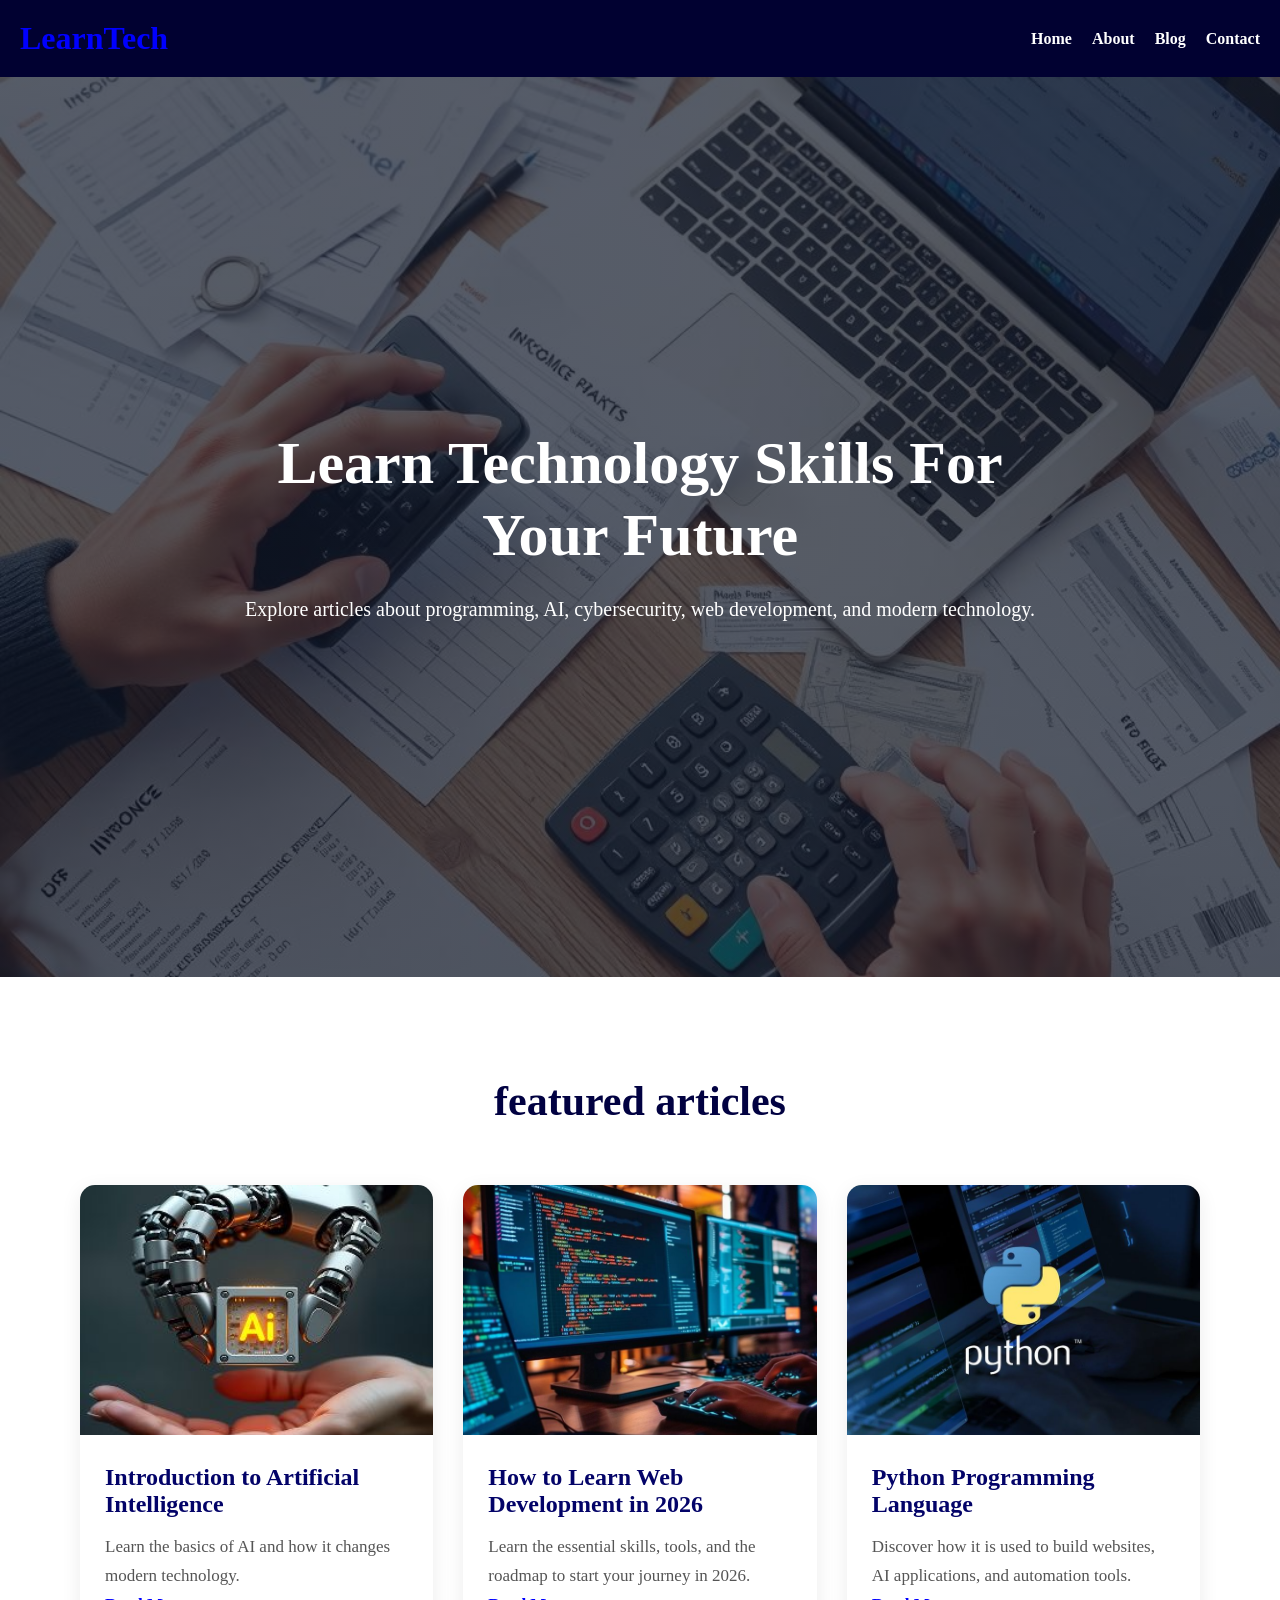
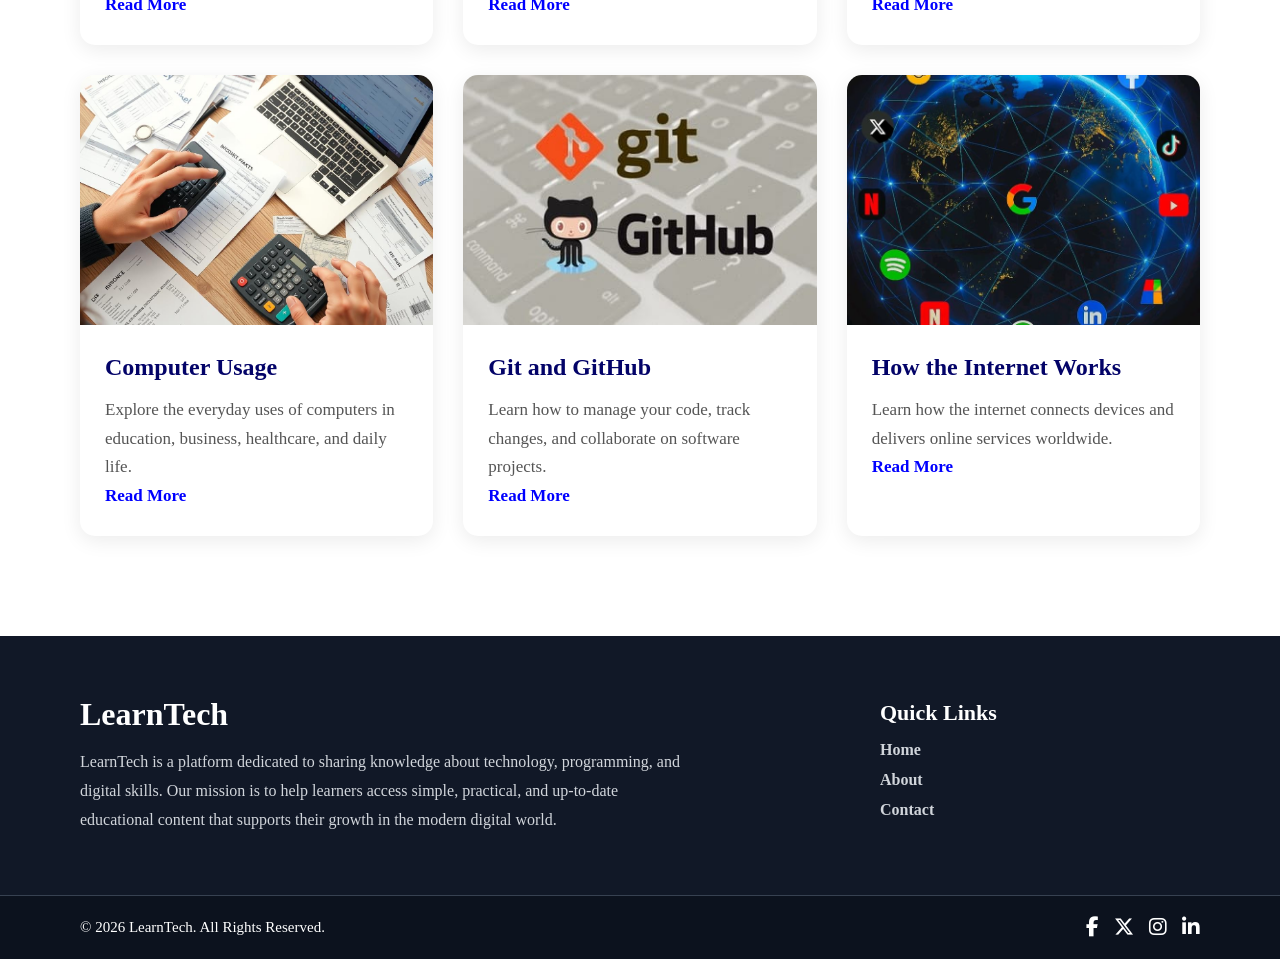
<file: pages/index.html>
<!DOCTYPE html>
<html lang="en">
<head>
    <meta charset="UTF-8">
    <meta name="viewport" content="width=device-width, initial-scale=1.0">
    <title>Home</title>
    <link rel="stylesheet" href="../CSS/style.css">
    <link rel="stylesheet" href="https://cdnjs.cloudflare.com/ajax/libs/font-awesome/6.7.2/css/all.min.css">
</head>
<body>

    <header class="header">
        <nav class="nav-bar">
            <div class="logo">
                <h2>LearnTech</h2>
            </div>
            <div class="nav-links">
                <ul>
                    <li><a href="index.html">Home</a></li>
                    <li><a href="about.html">About</a></li>
                    <li><a href="blog.html">Blog</a></li>
                    <li><a href="contact.html">Contact</a></li>
                </ul>
            </div>
        </nav>
    </header>


    <section class="hero">
        <div class="hero-content">
            <h2>Learn Technology Skills For Your Future</h2>
            <p>Explore articles about programming, AI, cybersecurity, web development, and modern technology.</p>
        </div>
    </section>

    <section class="featured">
        <div class="section-title">
            <h2>featured articles</h2>
        </div>
        <div class="card-container">
            <div class="card">
                <img src="../images/Ai.jpg" alt="Ai">
                <div class="card-content">
                <h3>Introduction to Artificial Intelligence</h3>
                <p>Learn the basics of AI and how it changes modern technology.</p>
                <p><a href="../Articles/into-to-artificial-intelligence.html">Read More</a></p>
                </div>
            </div> 

            <div class="card">
                <img src="../images/programming.jpg" alt="Ai">
                <div class="card-content">
                <h3>How to Learn Web Development in 2026</h3>
                <p>Learn the essential skills, tools, and the roadmap to start your  journey in 2026.</p>
                <p><a href="../Articles/how-to-learn-web-development-in-2026.html">Read More</a></p>
                </div>
            </div>

            <div class="card">
                <img src="../images/python programing language.jpg" alt="Ai">
                <div class="card-content">
                <h3>Python Programming Language</h3>
                <p>Discover how it is used to build websites, AI applications, and automation tools.</p>
                <p><a href="../Articles/python-programming-language.html">Read More</a></p>
                </div>
            </div>

            <div class="card">
                <img src="../images/com usage.jpg" alt="Ai">
                <div class="card-content">
                <h3>Computer Usage</h3>
                <p>Explore the everyday uses of computers in education, business, healthcare, and daily life.</p>
                <p><a href="../Articles/computer-usage.html">Read More</a></p>
                </div>
            </div>

            <div class="card">
                <img src="../images/git-github.jpg" alt="Ai">
                <div class="card-content">
                <h3>Git and GitHub</h3>
                <p>Learn how to manage your code, track changes, and collaborate on software projects.</p>
                <p><a href="../Articles/Git-and-GitHub.html">Read More</a></p>
                </div>
            </div>

            <div class="card">
                <img src="../images/internet.jpg" alt="Ai">
                <div class="card-content">
                <h3>How the Internet Works</h3>
                <p>Learn how the internet connects devices and delivers online services worldwide.</p>
                <p><a href="../Articles/how-internet-works.html">Read More</a></p>
                </div>
            </div>
            
        </div>
    </section>

 <section class="footer">
    <div class="description">
        <h2>LearnTech</h2>
        <p>
            LearnTech is a platform dedicated to sharing knowledge about
            technology, programming, and digital skills. Our mission is to
            help learners access simple, practical, and up-to-date educational
            content that supports their growth in the modern digital world.
        </p>
    </div>

    <div class="quick-links">
        <h3>Quick Links</h3>
        <ul>
            <li><a href="index.html">Home</a></li>
            <li><a href="about.html">About</a></li>
            <li><a href="contact.html">Contact</a></li>
        </ul>
    </div>
</section>

<div class="footer-bottom">
    <p>© 2026 LearnTech. All Rights Reserved.</p>

    <div class="social-icons">
        <a href="https://www.facebook.com/share/1Cf3Up475o/"><i class="fa-brands fa-facebook-f"></i></a>
        <a href="https://x.com/AxmedXasan73296"><i class="fa-brands fa-x-twitter"></i></a>
        <a href="https://www.instagram.com/ahmedhassan.ali.33886?igsh=MXI5eDBrMzh6ZTVkNg=="><i class="fa-brands fa-instagram"></i></a>
        <a href="https://www.linkedin.com/in/axmed-xasan-296719392?utm_source=share_via&utm_content=profile&utm_medium=member_android"><i class="fa-brands fa-linkedin-in"></i></a>
    </div>
</div>

</body>
</html>
</file>
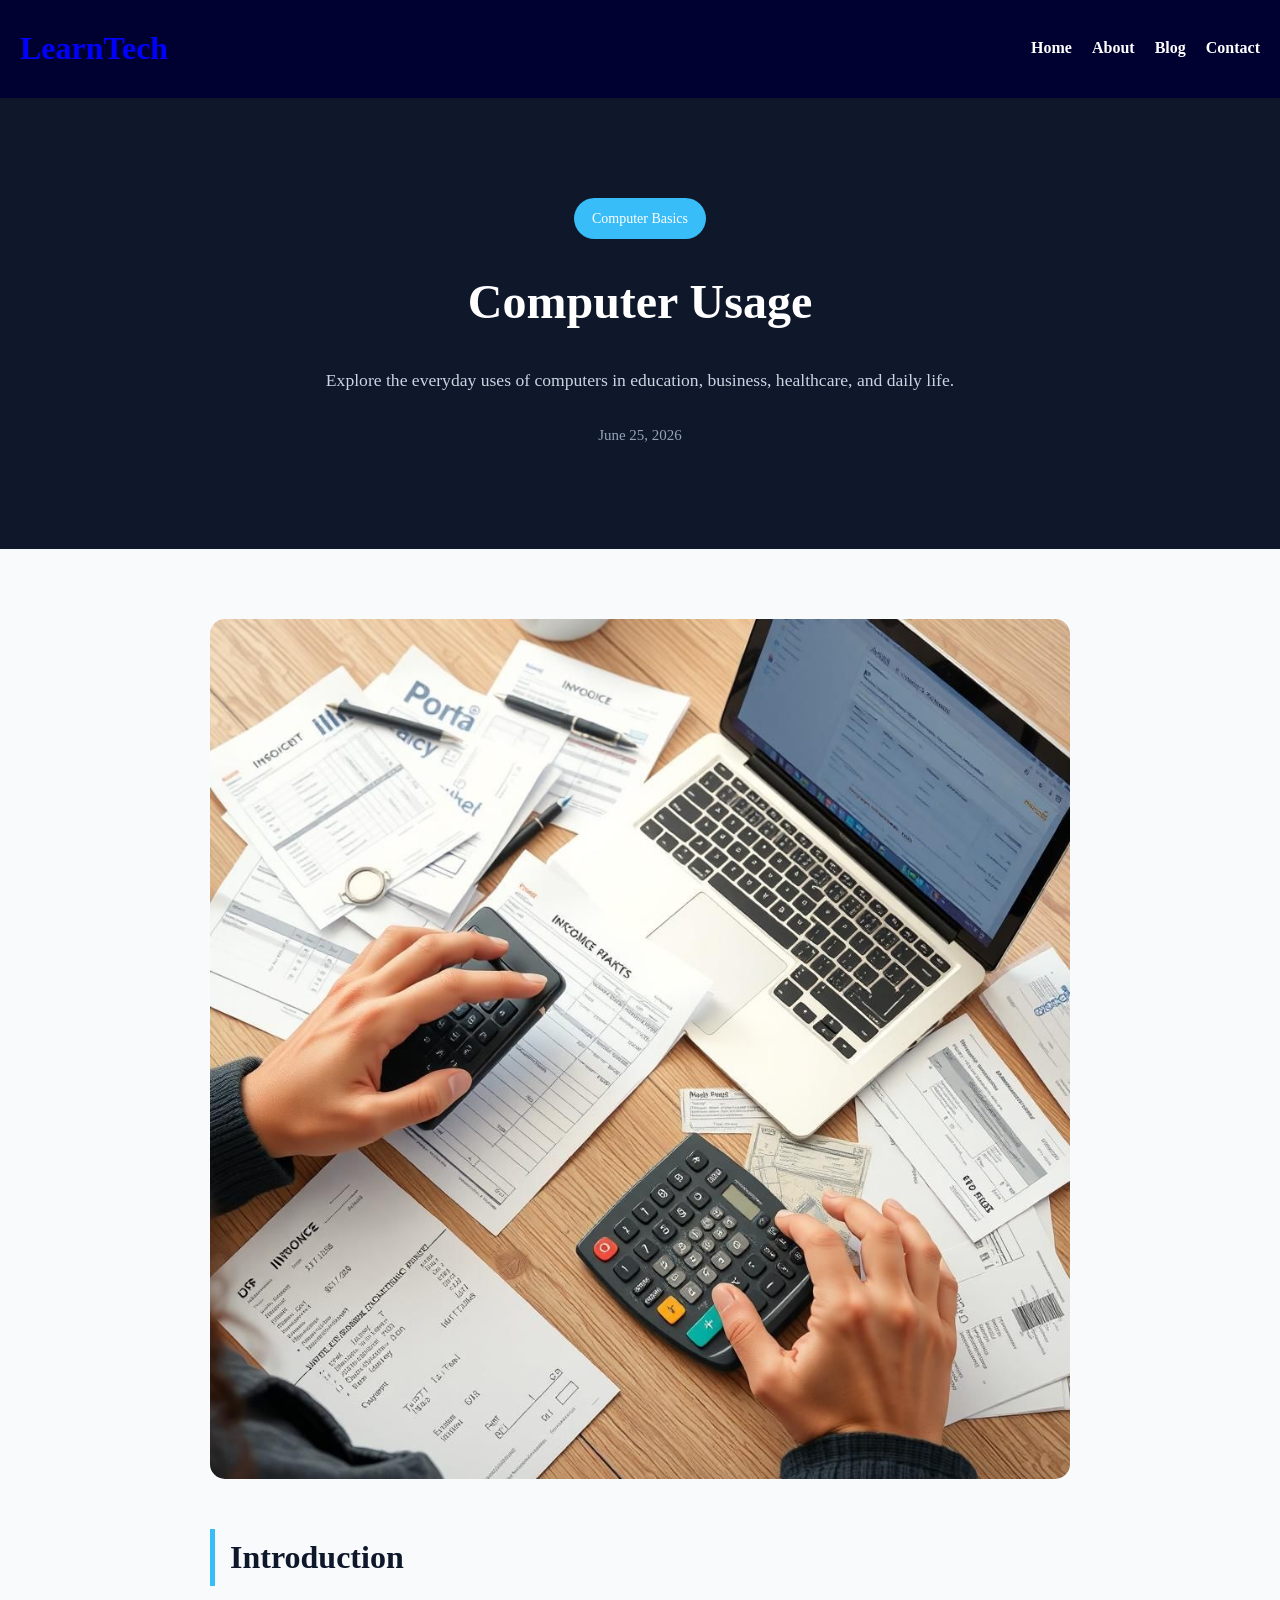
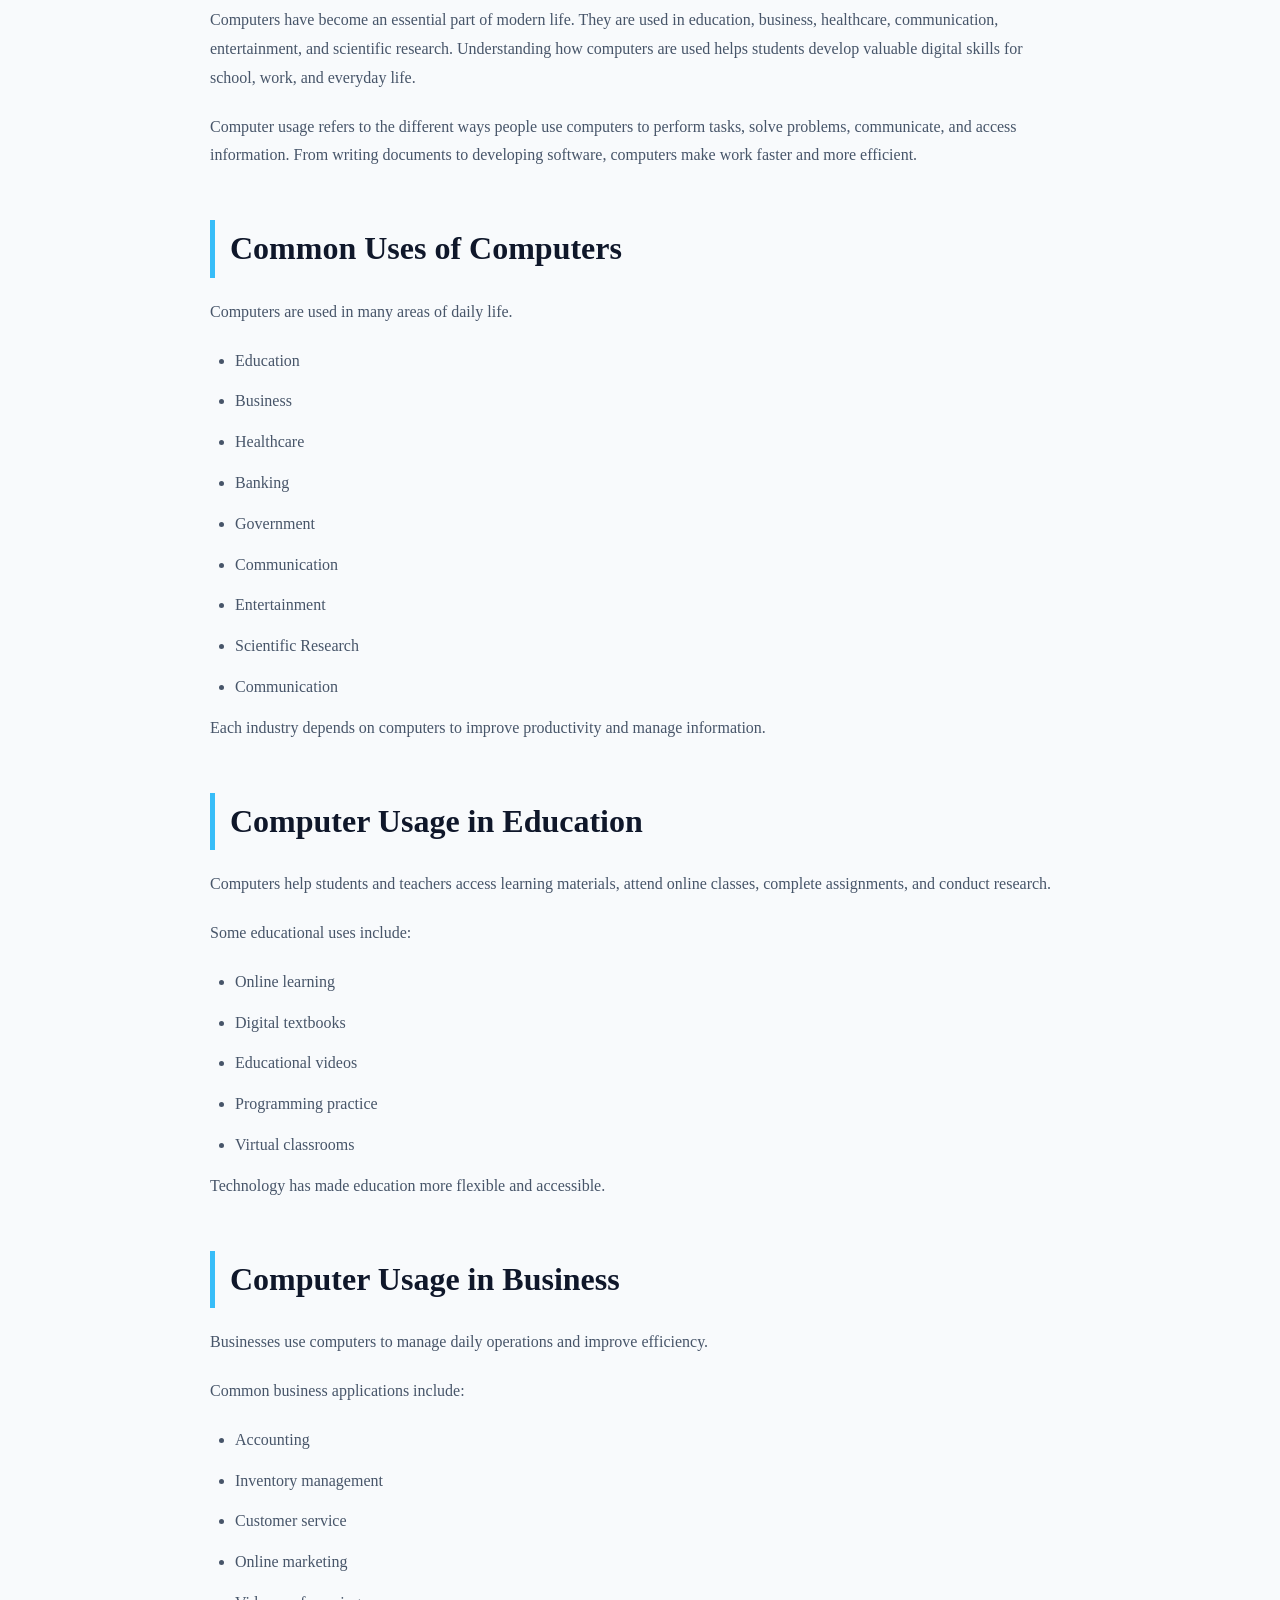
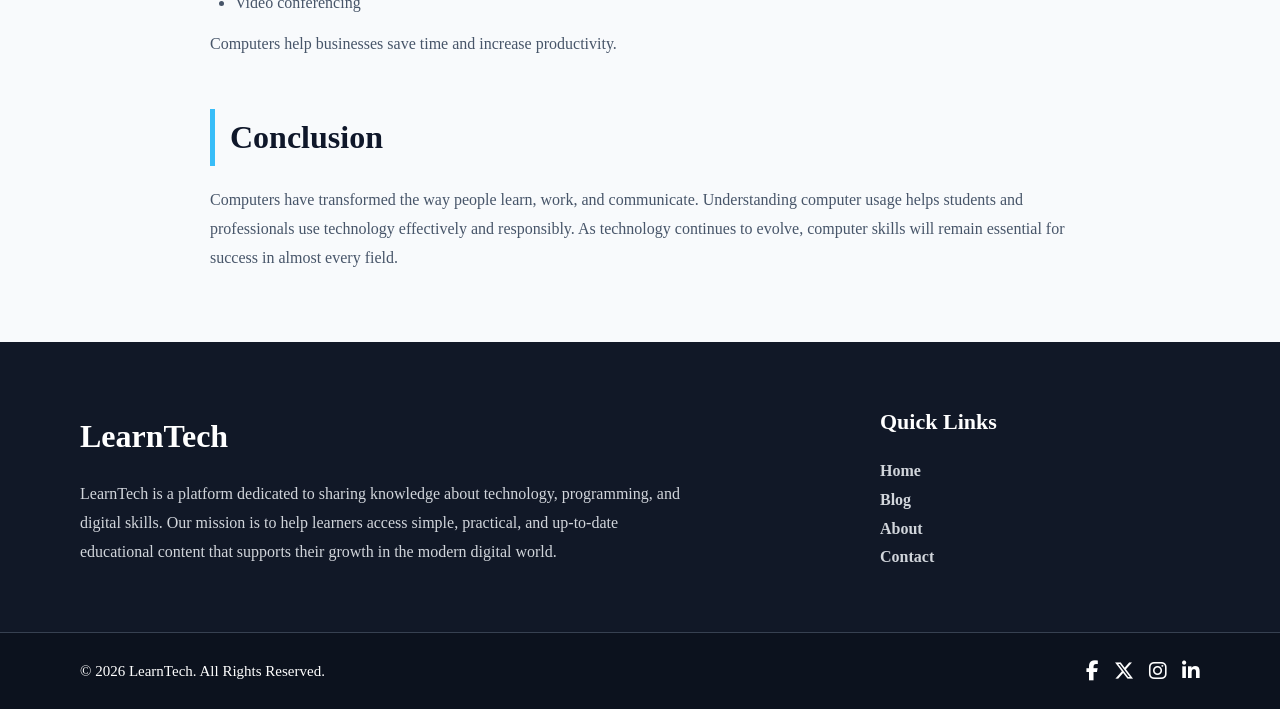
<file: Articles/computer-usage.html>
<!DOCTYPE html>
<html lang="en">
<head>

    <meta charset="UTF-8">
    <meta name="viewport" content="width=device-width, initial-scale=1.0">

    <title>Computer Usage | LearnTech</title>

    <link rel="stylesheet" href="./articles.css">
    <link rel="stylesheet" href="https://cdnjs.cloudflare.com/ajax/libs/font-awesome/6.7.2/css/all.min.css">
</head>

<body>

    <!-- Navbar -->

    <header class="header">
        <nav class="nav-bar">
            <div class="logo">
                <h2>LearnTech</h2>
            </div>
            <div class="nav-links">
                <ul>
                    <li><a href="../pages/index.html">Home</a></li>
                    <li><a href="../pages/about.html">About</a></li>
                    <li><a href="../pages/blog.html">Blog</a></li>
                    <li><a href="../pages/contact.html">Contact</a></li>
                </ul>
            </div>
        </nav>
    </header>

    <!-- Hero -->

    <section class="hero">

        <div class="hero-content">

            <span class="category">Computer Basics</span>

            <h1>Computer Usage</h1>

            <p>
Explore the everyday uses of computers in education, business, healthcare, and daily life.             </p>

            <div class="article-meta">

                <span>June 25, 2026</span>

                <!-- <span>8 min read</span> -->

            </div>

        </div>

    </section>


    <!-- Main Article -->

    <main class="article">

        <img src="../images/com usage.jpg" alt="Artificial Intelligence">

        <section>

            <h2>Introduction</h2>

            <p>
Computers have become an essential part of modern life. They are used in education, business, healthcare, communication, entertainment, and scientific research. Understanding how computers are used helps students develop valuable digital skills for school, work, and everyday life.            <p>
Computer usage refers to the different ways people use computers to perform tasks, solve problems, communicate, and access information. From writing documents to developing software, computers make work faster and more efficient.
        </section>


        <section>

            <h2>Common Uses of Computers</h2>
            <p>Computers are used in many areas of daily life.</p>

            <ul>

                <li>Education</li>

                <li>Business</li>

                <li>Healthcare</li>

                <li>Banking</li>

                <li>Government</li>

                <li>Communication</li>

                <li>Entertainment</li>

                <li>Scientific Research</li>

                <li>Communication</li>

            </ul>
            <p>Each industry depends on computers to improve productivity and manage information.</p>

        </section>


        <section>

            <h2>Computer Usage in Education</h2>

            <p>
Computers help students and teachers access learning materials, attend online classes, complete assignments, and conduct research.            
            </p>
            <p>
                Some educational uses include:
            </p>

            <ul>

                <li>Online learning</li>

                <li>Digital textbooks</li>

                <li>Educational videos</li>

                <li>Programming practice</li>

                <li>Virtual classrooms</li>

            </ul>

            <p>
Technology has made education more flexible and accessible.            </p>

        </section>

        <section>

            <h2>Computer Usage in Business</h2>

            <p>
Businesses use computers to manage daily operations and improve efficiency.        
            </p>
            <p>
                Common business applications include:
            </p>

            <ul>

                <li>Accounting</li>

                <li>Inventory management</li>

                <li>Customer service</li>

                <li>Online marketing</li>

                <li>Video conferencing</li>

            </ul>

            <p>
               Computers help businesses save time and increase productivity.
            </p>

        </section>


        <section>

            <h2>Conclusion</h2>

            <p>
                Computers have transformed the way people learn, work, and communicate. Understanding computer usage helps students and professionals use technology effectively and responsibly. As technology continues to evolve, computer skills will remain essential for success in almost every field.
            </p>

        </section>

    </main>


    <!-- Footer -->

    <section class="footer">
    <div class="description">
        <h2>LearnTech</h2>
        <p>
            LearnTech is a platform dedicated to sharing knowledge about
            technology, programming, and digital skills. Our mission is to
            help learners access simple, practical, and up-to-date educational
            content that supports their growth in the modern digital world.
        </p>
    </div>

    <div class="quick-links">
        <h3>Quick Links</h3>
        <ul>
            <li><a href="../pages/index.html">Home</a></li>
            <li><a href="../pages/blog.html">Blog</a></li>
            <li><a href="../pages/about.html">About</a></li>
            <li><a href="../pages/contact.html">Contact</a></li>
        </ul>
    </div>
</section>

<div class="footer-bottom">
    <p>© 2026 LearnTech. All Rights Reserved.</p>
    <div class="social-icons">
        <a href="https://www.facebook.com/share/1Cf3Up475o/"><i class="fa-brands fa-facebook-f"></i></a>
        <a href="https://x.com/AxmedXasan73296"><i class="fa-brands fa-x-twitter"></i></a>
        <a href="https://www.instagram.com/ahmedhassan.ali.33886?igsh=MXI5eDBrMzh6ZTVkNg=="><i class="fa-brands fa-instagram"></i></a>
        <a href="https://www.linkedin.com/in/axmed-xasan-296719392?utm_source=share_via&utm_content=profile&utm_medium=member_android"><i class="fa-brands fa-linkedin-in"></i></a>
    </div>
</div>


</body>
</html>
</file>
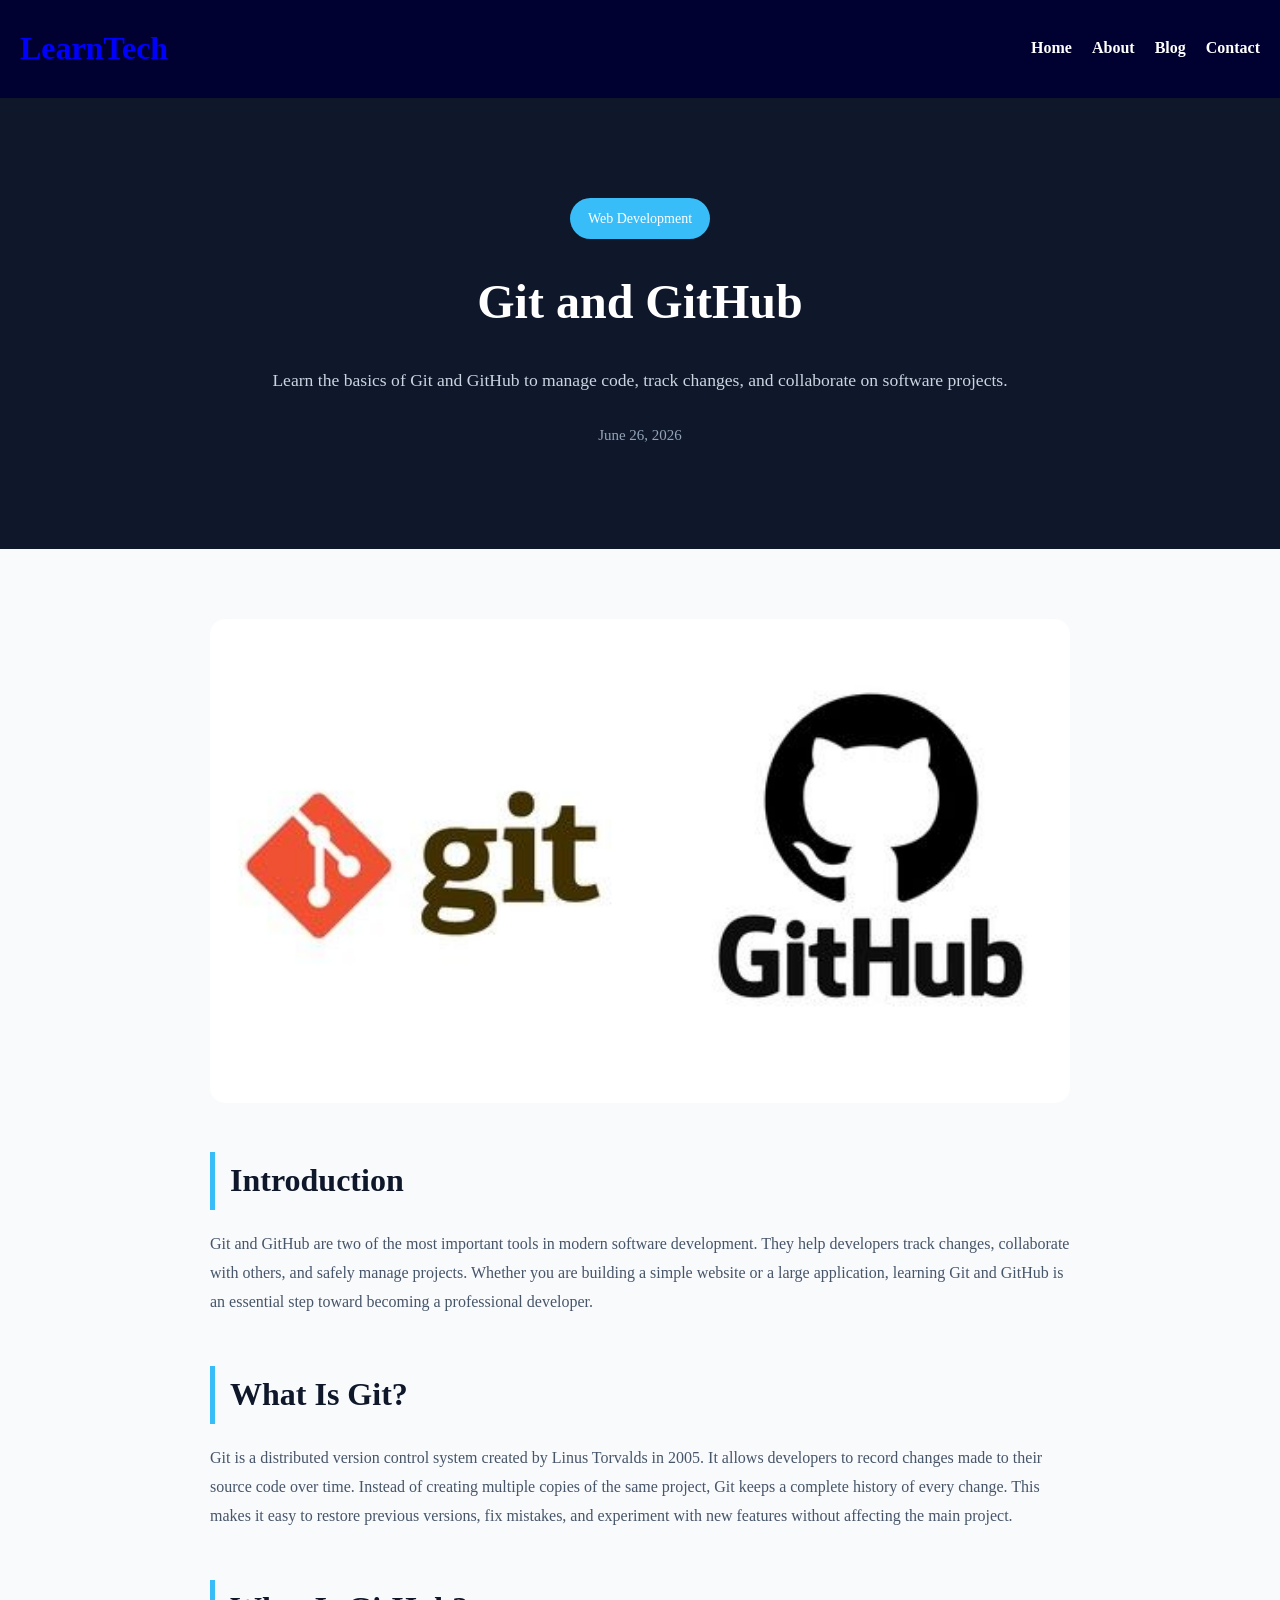
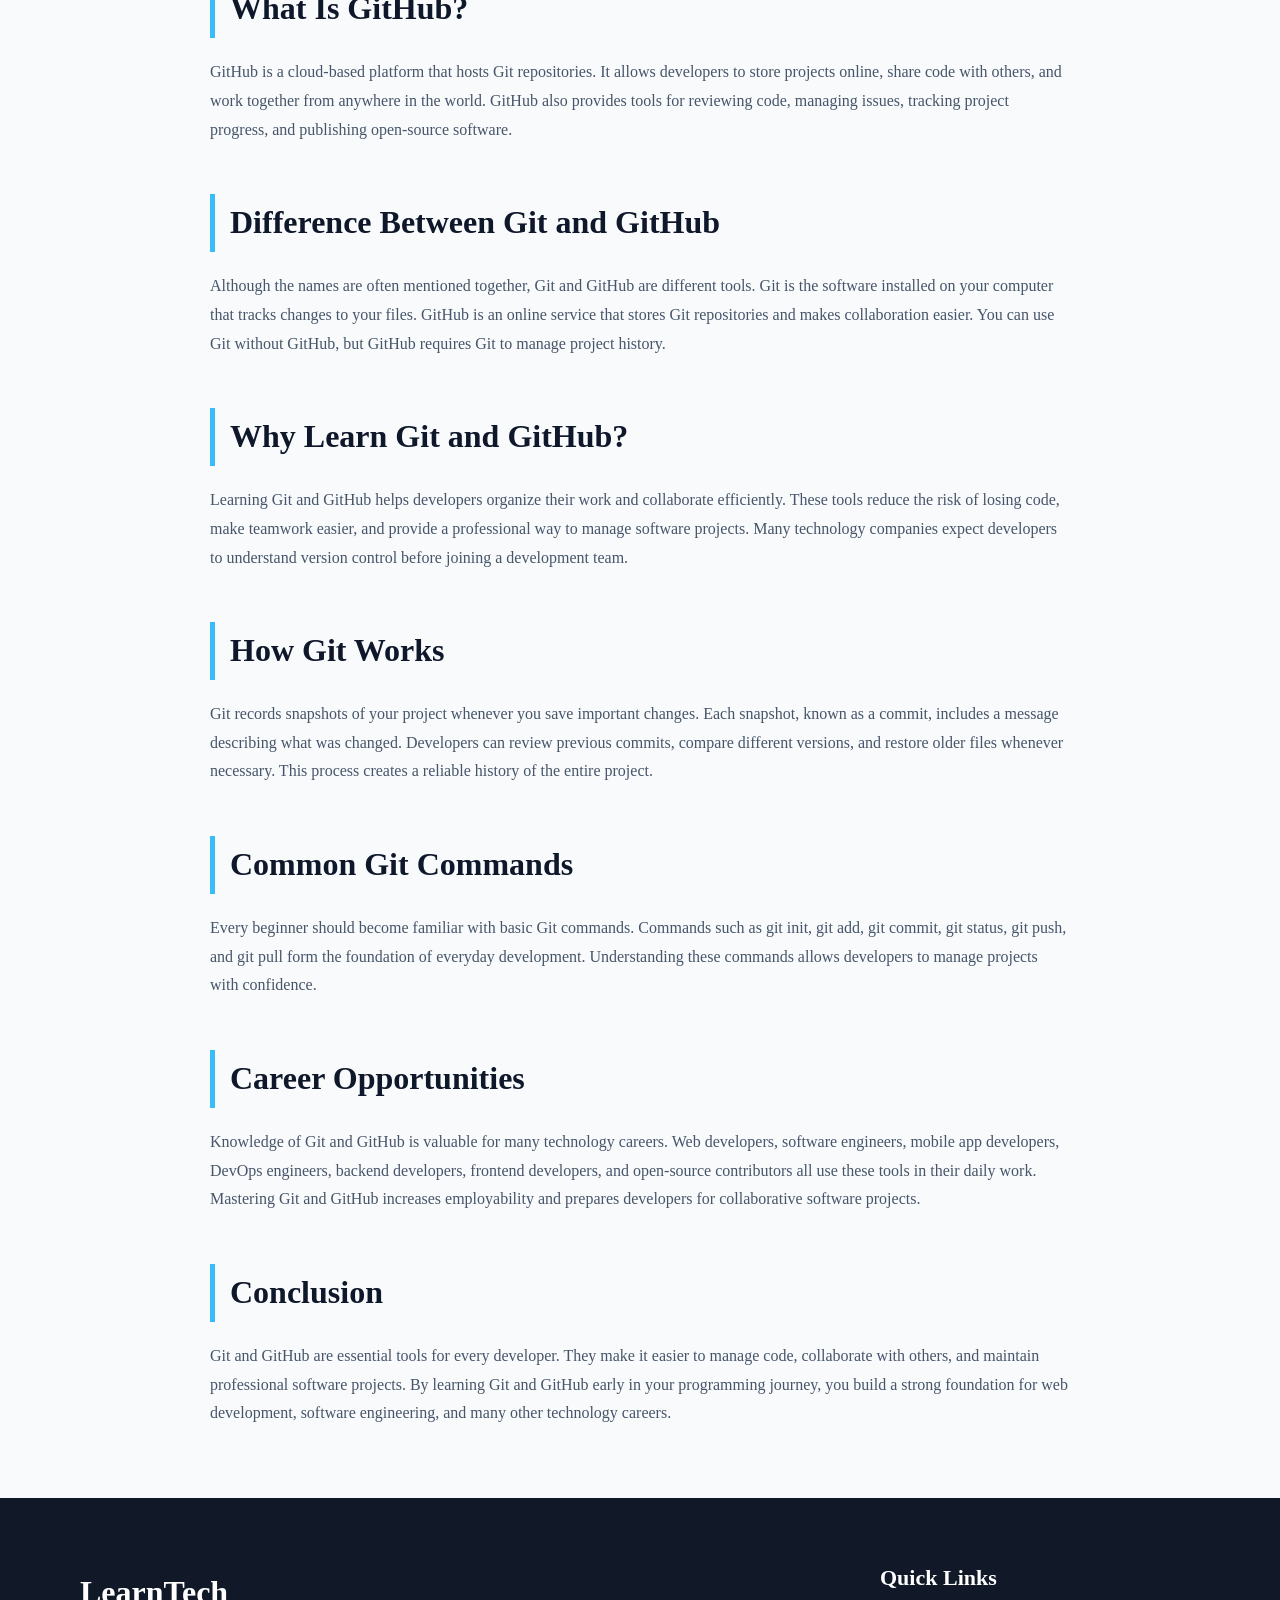
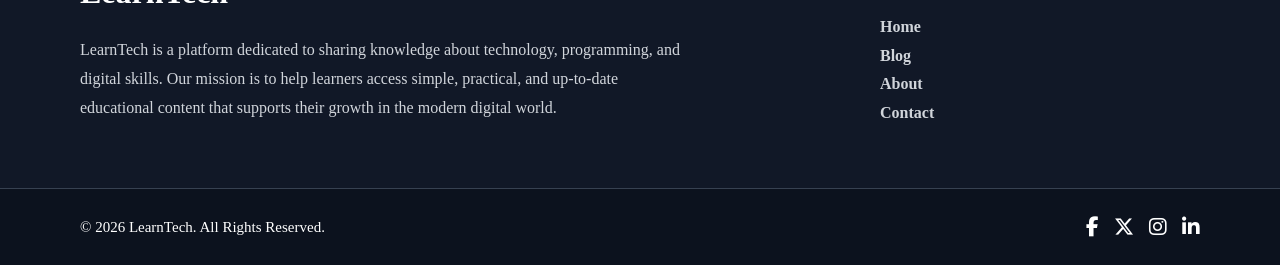
<file: Articles/Git-and-GitHub.html>
<!DOCTYPE html>
<html lang="en">
<head>

    <meta charset="UTF-8">
    <meta name="viewport" content="width=device-width, initial-scale=1.0">

    <title>Git and GitHub | LearnTech</title>

    <link rel="stylesheet" href="./articles.css">
    <link rel="stylesheet" href="https://cdnjs.cloudflare.com/ajax/libs/font-awesome/6.7.2/css/all.min.css">
</head>

<body>

    <!-- Navbar -->

    <header class="header">
        <nav class="nav-bar">
            <div class="logo">
                <h2>LearnTech</h2>
            </div>
            <div class="nav-links">
                <ul>
                    <li><a href="../pages/index.html">Home</a></li>
                    <li><a href="../pages/about.html">About</a></li>
                    <li><a href="../pages/blog.html">Blog</a></li>
                    <li><a href="../pages/contact.html">Contact</a></li>
                </ul>
            </div>
        </nav>
    </header>

    <!-- Hero -->

    <section class="hero">

        <div class="hero-content">

            <span class="category">Web Development</span>

            <h1>Git and GitHub</h1>

            <p>
                Learn the basics of Git and GitHub to manage code, track changes, and collaborate on software projects.
            </p>

            <div class="article-meta">

                <span>June 26, 2026</span>

                <!-- <span>8 min read</span> -->

            </div>

        </div>

    </section>


    <!-- Main Article -->

    <main class="article">

        <img src="../images/Git and GitHub.jpg" alt="Artificial Intelligence">

        <section>

            <h2>Introduction</h2>
            <p>Git and GitHub are two of the most important tools in modern software development. They help developers track changes, collaborate with others, and safely manage projects. Whether you are building a simple website or a large application, learning Git and GitHub is an essential step toward becoming a professional developer.</p>

        </section>

        <section>

            <h2>What Is Git?</h2>
            <p>Git is a distributed version control system created by Linus Torvalds in 2005. It allows developers to record changes made to their source code over time. Instead of creating multiple copies of the same project, Git keeps a complete history of every change. This makes it easy to restore previous versions, fix mistakes, and experiment with new features without affecting the main project.</p>

        </section>

        <section> 
          <h2>
            What Is GitHub?
          </h2>
           <p> 
GitHub is a cloud-based platform that hosts Git repositories. It allows developers to store projects online, share code with others, and work together from anywhere in the world. GitHub also provides tools for reviewing code, managing issues, tracking project progress, and publishing open-source software.          </p> 
          </section> 

        <section>

            <h2>Difference Between Git and GitHub</h2>
            <p>
Although the names are often mentioned together, Git and GitHub are different tools. Git is the software installed on your computer that tracks changes to your files. GitHub is an online service that stores Git repositories and makes collaboration easier. You can use Git without GitHub, but GitHub requires Git to manage project history.            </p>

        </section>

        <section>

            <h2>Why Learn Git and GitHub?</h2>
            <p>
            Learning Git and GitHub helps developers organize their work and collaborate efficiently. These tools reduce the risk of losing code, make teamwork easier, and provide a professional way to manage software projects. Many technology companies expect developers to understand version control before joining a development team.            </p>

        </section>

        <section>

            <h2>How Git Works</h2>
            <p>
            Git records snapshots of your project whenever you save important changes. Each snapshot, known as a commit, includes a message describing what was changed. Developers can review previous commits, compare different versions, and restore older files whenever necessary. This process creates a reliable history of the entire project.            </p>

        </section>

        <section>

            <h2>Common Git Commands</h2>
            <p>
            Every beginner should become familiar with basic Git commands. Commands such as git init, git add, git commit, git status, git push, and git pull form the foundation of everyday development. Understanding these commands allows developers to manage projects with confidence.            </p>

        </section>

        <section>

            <h2>Career Opportunities</h2>
            <p>
            Knowledge of Git and GitHub is valuable for many technology careers. Web developers, software engineers, mobile app developers, DevOps engineers, backend developers, frontend developers, and open-source contributors all use these tools in their daily work. Mastering Git and GitHub increases employability and prepares developers for collaborative software projects.              </p>

        </section>

        <section>

            <h2>Conclusion</h2>
            <p>
Git and GitHub are essential tools for every developer. They make it easier to manage code, collaborate with others, and maintain professional software projects. By learning Git and GitHub early in your programming journey, you build a strong foundation for web development, software engineering, and many other technology careers.            </p>

        </section>
          
          
    </main>


    <!-- Footer -->

    <section class="footer">
    <div class="description">
        <h2>LearnTech</h2>
        <p>
            LearnTech is a platform dedicated to sharing knowledge about
            technology, programming, and digital skills. Our mission is to
            help learners access simple, practical, and up-to-date educational
            content that supports their growth in the modern digital world.
        </p>
    </div>

    <div class="quick-links">
        <h3>Quick Links</h3>
        <ul>
            <li><a href="/pages/index.html">Home</a></li>
            <li><a href="/pages/blog.html">Blog</a></li>
            <li><a href="/pages/about.html">About</a></li>
            <li><a href="/pages/contact.html">Contact</a></li>
        </ul>
    </div>
</section>

<div class="footer-bottom">
    <p>© 2026 LearnTech. All Rights Reserved.</p>
    <div class="social-icons">
        <a href="https://www.facebook.com/share/1Cf3Up475o/"><i class="fa-brands fa-facebook-f"></i></a>
        <a href="https://x.com/AxmedXasan73296"><i class="fa-brands fa-x-twitter"></i></a>
        <a href="https://www.instagram.com/ahmedhassan.ali.33886?igsh=MXI5eDBrMzh6ZTVkNg=="><i class="fa-brands fa-instagram"></i></a>
        <a href="https://www.linkedin.com/in/axmed-xasan-296719392?utm_source=share_via&utm_content=profile&utm_medium=member_android"><i class="fa-brands fa-linkedin-in"></i></a>
    </div>
</div>


</body>
</html>
</file>
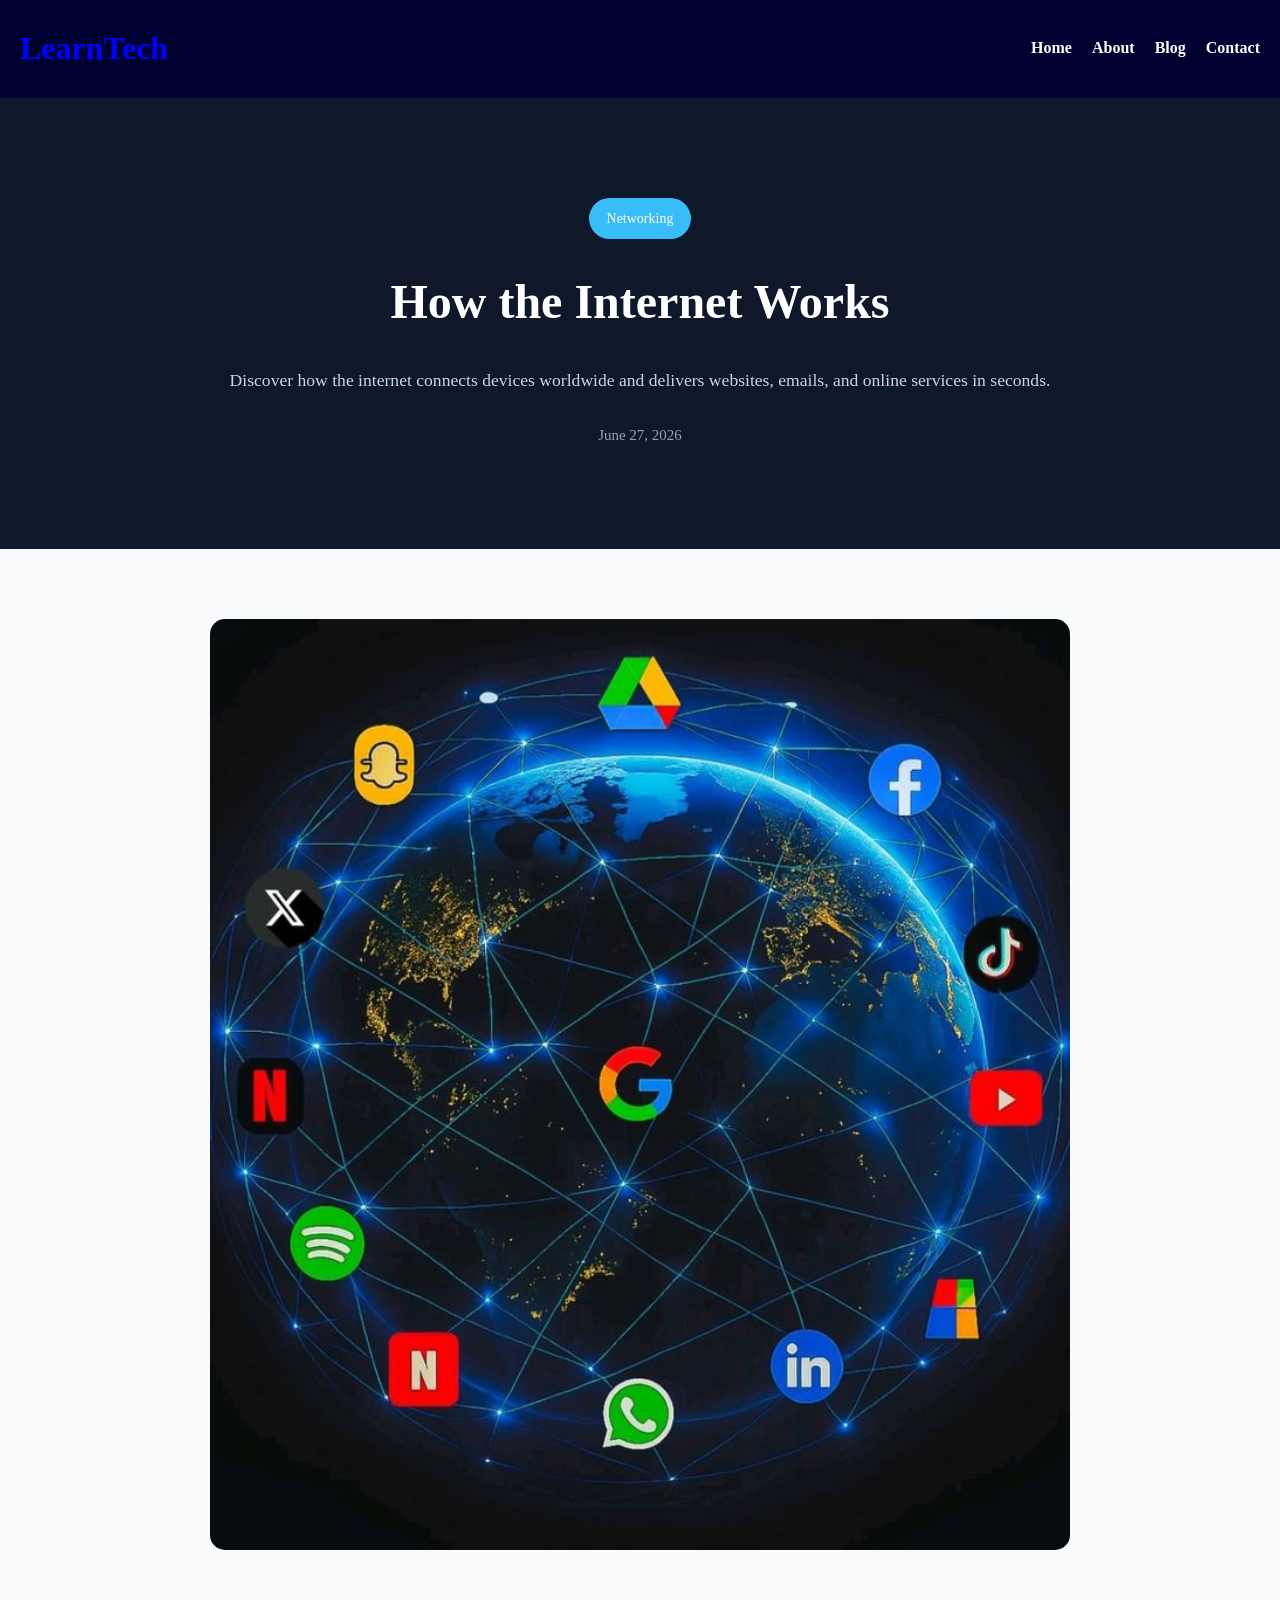
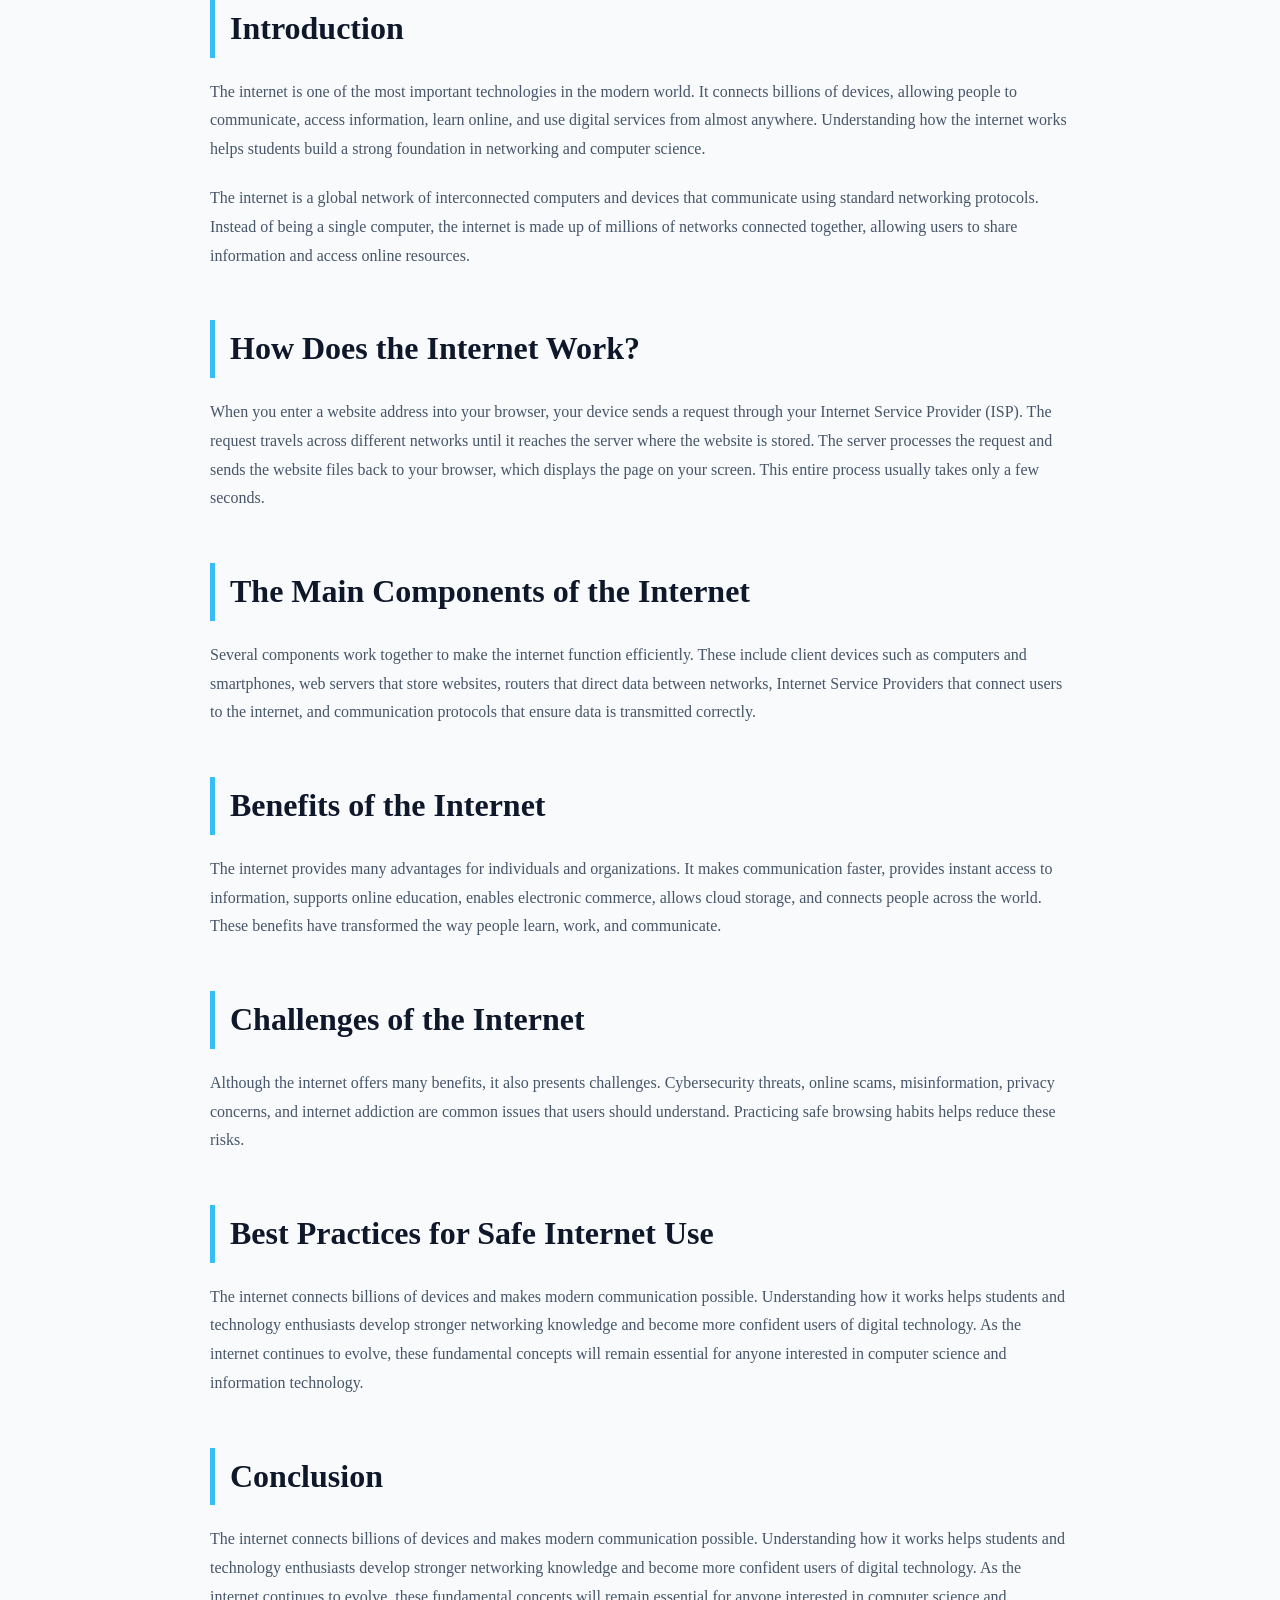
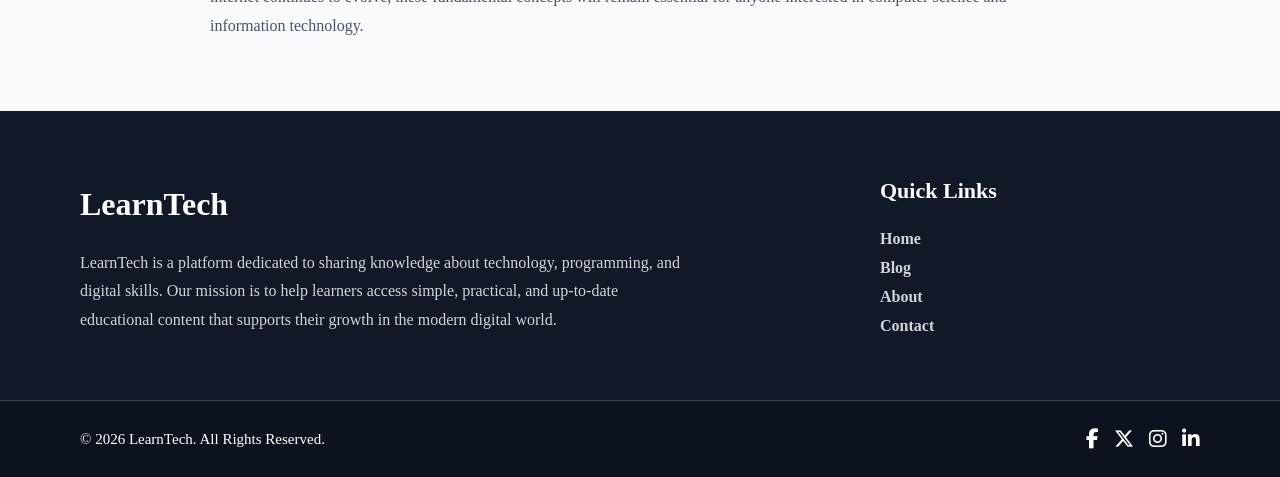
<file: Articles/how-internet-works.html>
<!DOCTYPE html>
<html lang="en">
<head>

    <meta charset="UTF-8">
    <meta name="viewport" content="width=device-width, initial-scale=1.0">

    <title>How the Internet Works | LearnTech</title>

    <link rel="stylesheet" href="./articles.css">
    <link rel="stylesheet" href="https://cdnjs.cloudflare.com/ajax/libs/font-awesome/6.7.2/css/all.min.css">
</head>

<body>

    <!-- Navbar -->

    <header class="header">
        <nav class="nav-bar">
            <div class="logo">
                <h2>LearnTech</h2>
            </div>
            <div class="nav-links">
                <ul>
                    <li><a href="../pages/index.html">Home</a></li>
                    <li><a href="../pages/about.html">About</a></li>
                    <li><a href="../pages/blog.html">Blog</a></li>
                    <li><a href="../pages/contact.html">Contact</a></li>
                </ul>
            </div>
        </nav>
    </header>

    <!-- Hero -->

    <section class="hero">

        <div class="hero-content">

            <span class="category">Networking</span>

            <h1>How the Internet Works</h1>

            <p>
Discover how the internet connects devices worldwide and delivers websites, emails, and online services in seconds.            </p>

            <div class="article-meta">

                <span>June 27, 2026</span>

                <!-- <span>8 min read</span> -->

            </div>

        </div>

    </section>


    <!-- Main Article -->

    <main class="article">

        <img src="../images/internet.jpg" alt="Artificial Intelligence">

        <section>

            <h2>Introduction</h2>
            <p>
The internet is one of the most important technologies in the modern world. It connects billions of devices, allowing people to communicate, access information, learn online, and use digital services from almost anywhere. Understanding how the internet works helps students build a strong foundation in networking and computer science.   
           </p>
           <p>
The internet is a global network of interconnected computers and devices that communicate using standard networking protocols. Instead of being a single computer, the internet is made up of millions of networks connected together, allowing users to share information and access online resources.            </p>


        </section>


        <section> 
          <h2>
            How Does the Internet Work?
          </h2>
           <p> 
When you enter a website address into your browser, your device sends a request through your Internet Service Provider (ISP). The request travels across different networks until it reaches the server where the website is stored. The server processes the request and sends the website files back to your browser, which displays the page on your screen. This entire process usually takes only a few seconds.         </p> 
          </section> 

        <section>

            <h2>The Main Components of the Internet</h2>
            <p>
Several components work together to make the internet function efficiently. These include client devices such as computers and smartphones, web servers that store websites, routers that direct data between networks, Internet Service Providers that connect users to the internet, and communication protocols that ensure data is transmitted correctly.            </p>

        </section>

        <section>

            <h2>Benefits of the Internet</h2>
            <p>
The internet provides many advantages for individuals and organizations. It makes communication faster, provides instant access to information, supports online education, enables electronic commerce, allows cloud storage, and connects people across the world. These benefits have transformed the way people learn, work, and communicate.            </p>

        </section>

        <section>

            <h2>Challenges of the Internet</h2>
            <p>
Although the internet offers many benefits, it also presents challenges. Cybersecurity threats, online scams, misinformation, privacy concerns, and internet addiction are common issues that users should understand. Practicing safe browsing habits helps reduce these risks.           </p>

        </section>

        <section>

            <h2>Best Practices for Safe Internet Use</h2>
            <p>
The internet connects billions of devices and makes modern communication possible. Understanding how it works helps students and technology enthusiasts develop stronger networking knowledge and become more confident users of digital technology. As the internet continues to evolve, these fundamental concepts will remain essential for anyone interested in computer science and information technology.            </p>

        </section>

        

        <section>

            <h2>Conclusion</h2>
            <p>
The internet connects billions of devices and makes modern communication possible. Understanding how it works helps students and technology enthusiasts develop stronger networking knowledge and become more confident users of digital technology. As the internet continues to evolve, these fundamental concepts will remain essential for anyone interested in computer science and information technology.         </p>

        </section>
          
          
    </main>


    <!-- Footer -->

    <section class="footer">
    <div class="description">
        <h2>LearnTech</h2>
        <p>
            LearnTech is a platform dedicated to sharing knowledge about
            technology, programming, and digital skills. Our mission is to
            help learners access simple, practical, and up-to-date educational
            content that supports their growth in the modern digital world.
        </p>
    </div>

    <div class="quick-links">
        <h3>Quick Links</h3>
        <ul>
            <li><a href="../pages/index.html">Home</a></li>
            <li><a href="../pages/blog.html">Blog</a></li>
            <li><a href="../pages/about.html">About</a></li>
            <li><a href="../pages/contact.html">Contact</a></li>
        </ul>
    </div>
</section>

<div class="footer-bottom">
    <p>© 2026 LearnTech. All Rights Reserved.</p>
    <div class="social-icons">
        <a href="https://www.facebook.com/share/1Cf3Up475o/"><i class="fa-brands fa-facebook-f"></i></a>
        <a href="https://x.com/AxmedXasan73296"><i class="fa-brands fa-x-twitter"></i></a>
        <a href="https://www.instagram.com/ahmedhassan.ali.33886?igsh=MXI5eDBrMzh6ZTVkNg=="><i class="fa-brands fa-instagram"></i></a>
        <a href="https://www.linkedin.com/in/axmed-xasan-296719392?utm_source=share_via&utm_content=profile&utm_medium=member_android"><i class="fa-brands fa-linkedin-in"></i></a>
    </div>
</div>


</body>
</html>
</file>
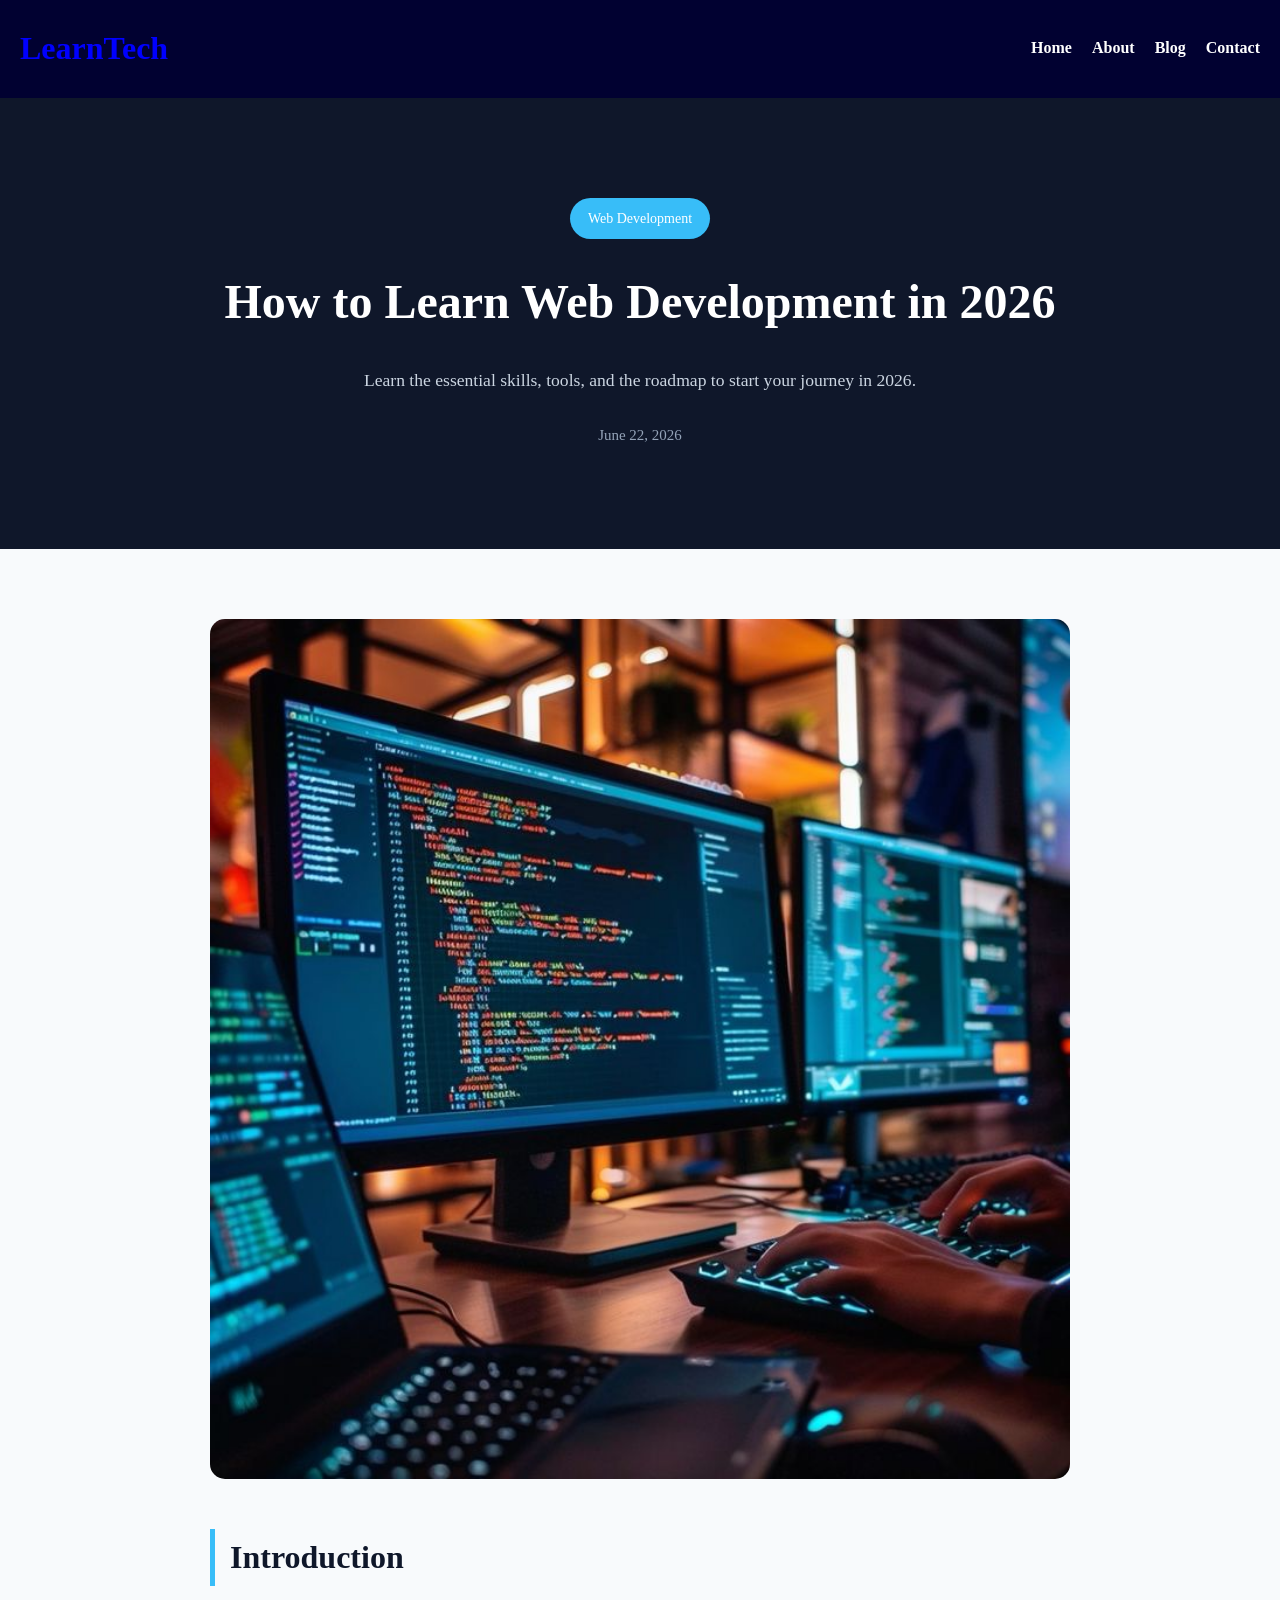
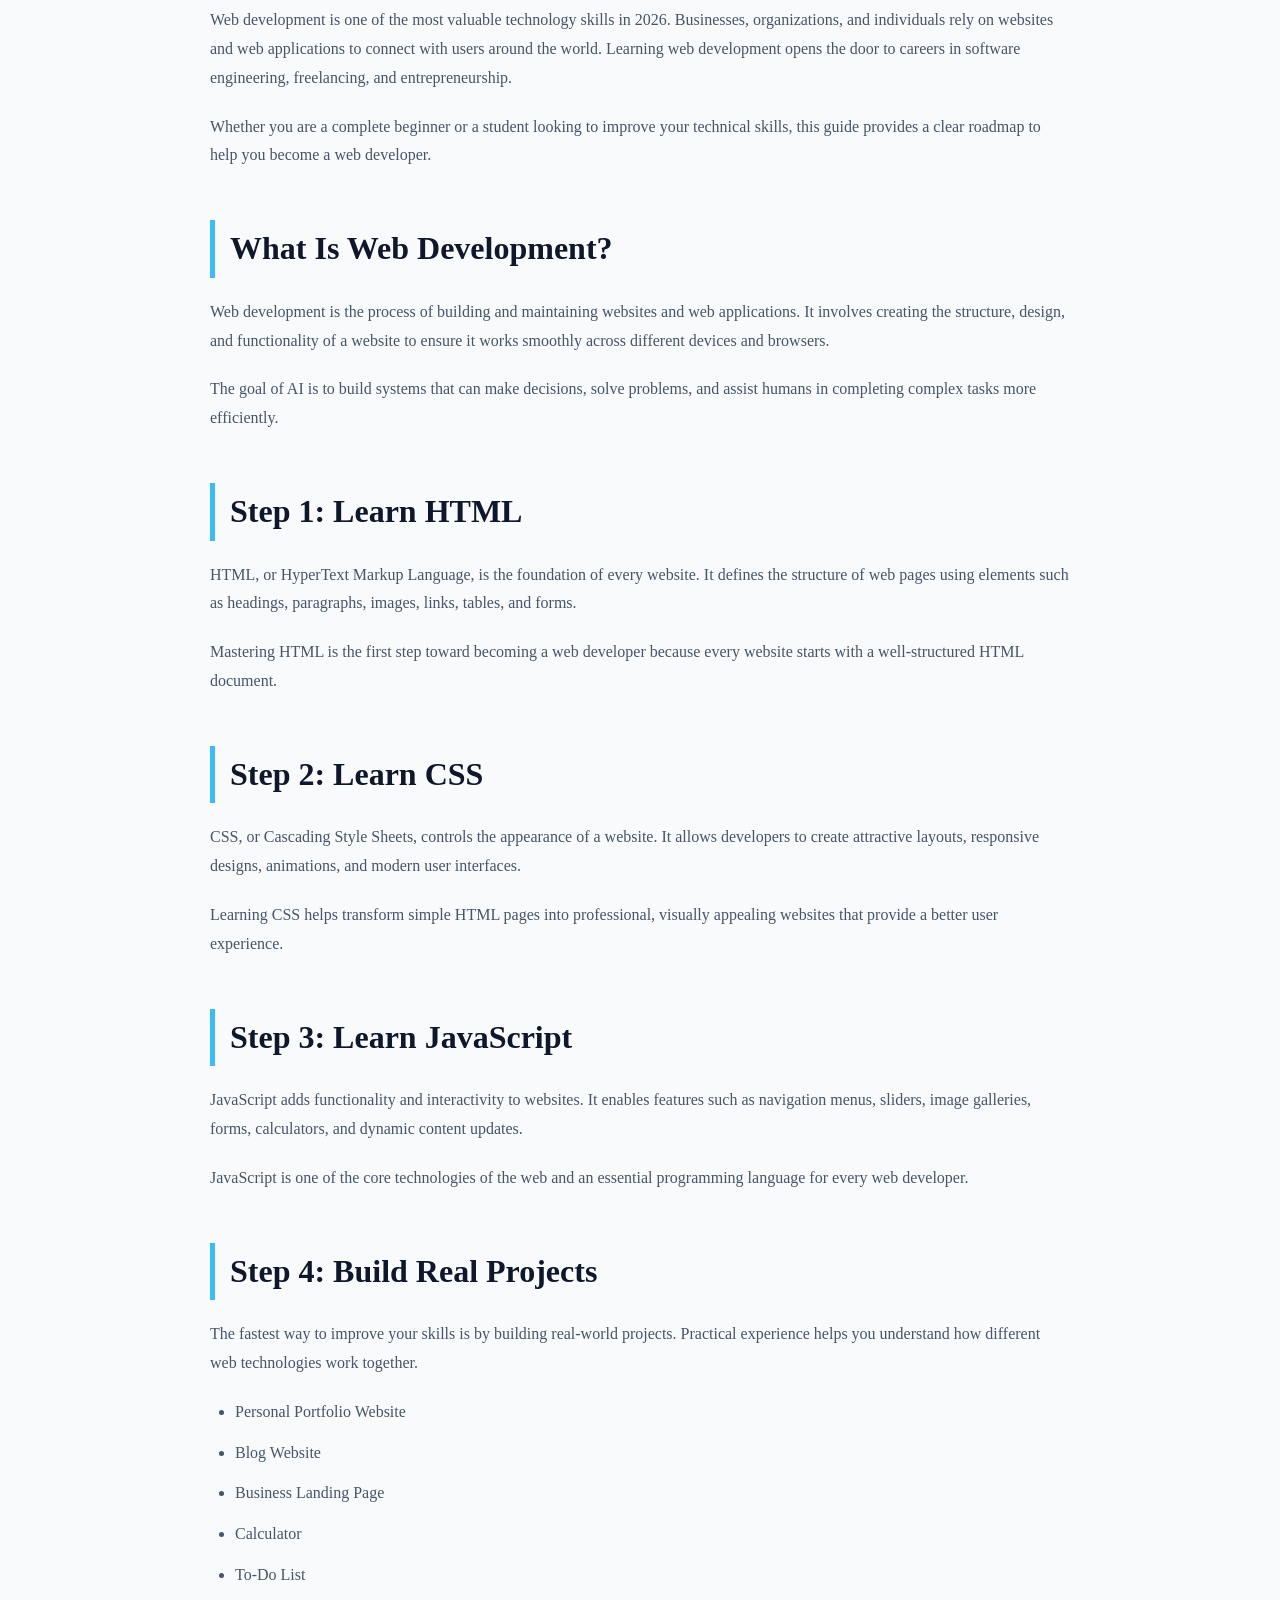
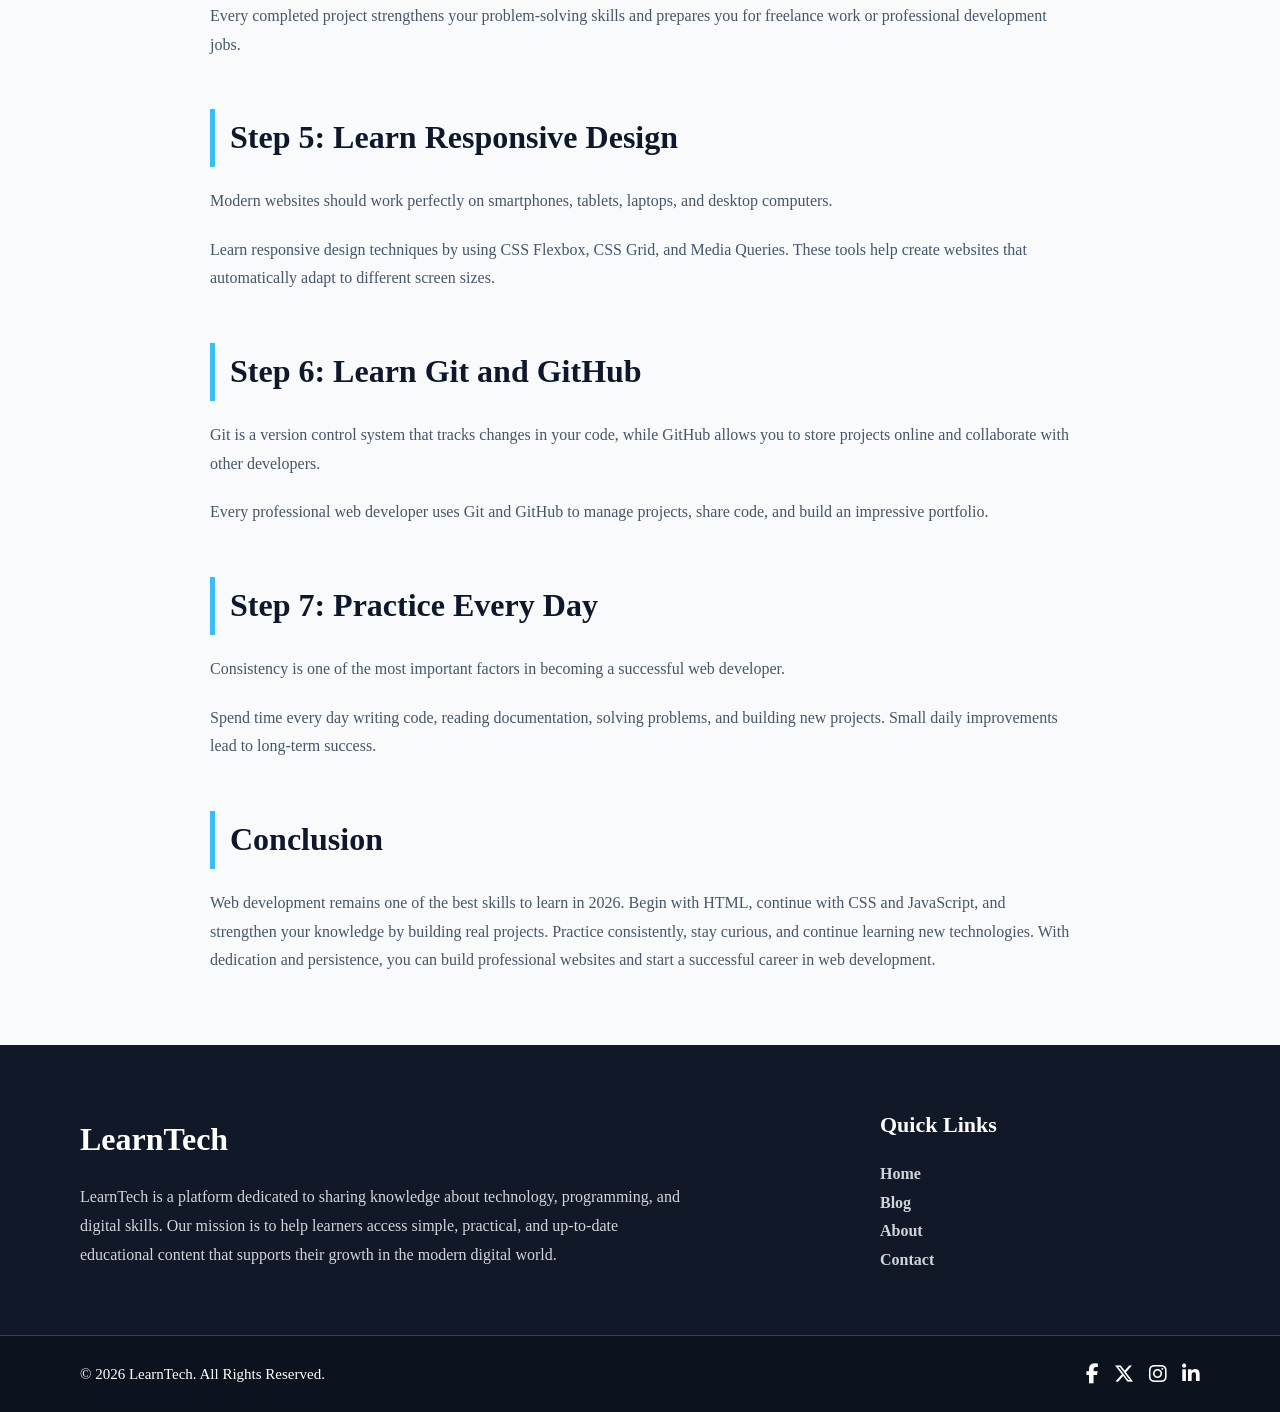
<file: Articles/how-to-learn-web-development-in-2026.html>
<!DOCTYPE html>
<html lang="en">
<head>

    <meta charset="UTF-8">
    <meta name="viewport" content="width=device-width, initial-scale=1.0">

    <title>How to Learn Web Development in 2026 | LearnTech</title>

    <link rel="stylesheet" href="./articles.css">
    <link rel="stylesheet" href="https://cdnjs.cloudflare.com/ajax/libs/font-awesome/6.7.2/css/all.min.css">
</head>

<body>

    <!-- Navbar -->

    <header class="header">
        <nav class="nav-bar">
            <div class="logo">
                <h2>LearnTech</h2>
            </div>
            <div class="nav-links">
                <ul>
                    <li><a href="../pages/index.html">Home</a></li>
                    <li><a href="../pages/about.html">About</a></li>
                    <li><a href="../pages/blog.html">Blog</a></li>
                    <li><a href="../pages/contact.html">Contact</a></li>
                </ul>
            </div>
        </nav>
    </header>

    <!-- Hero -->

    <section class="hero">

        <div class="hero-content">

            <span class="category">Web Development</span>

            <h1>How to Learn Web Development in 2026</h1>

            <p>
                Learn the essential skills, tools, and the roadmap to start your journey in 2026.
            </p>

            <div class="article-meta">

                <span>June 22, 2026</span>

                <!-- <span>8 min read</span> -->

            </div>

        </div>

    </section>


    <!-- Main Article -->

    <main class="article">

        <img src="../images/programming.jpg" alt="Artificial Intelligence">

        <section>

            <h2>Introduction</h2>

            <p>
Web development is one of the most valuable technology skills in 2026. Businesses, organizations, and individuals rely on websites and web applications to connect with users around the world. Learning web development opens the door to careers in software engineering, freelancing, and entrepreneurship.            </p>
            <p>
Whether you are a complete beginner or a student looking to improve your technical skills, this guide provides a clear roadmap to help you become a web developer.            </p>

        </section>

        <section>

            <h2>What Is Web Development?</h2>

            <p>
Web development is the process of building and maintaining websites and web applications. It involves creating the structure, design, and functionality of a website to ensure it works smoothly across different devices and browsers.            </p>
            <p>
                The goal of AI is to build systems that can make decisions, solve problems, and assist humans in completing complex tasks more efficiently.
            </p>

        </section>

        <section> 
          <h2>
            Step 1: Learn HTML
          </h2>
           <p> 
            HTML, or HyperText Markup Language, is the foundation of every website. It defines the structure of web pages using elements such as headings, paragraphs, images, links, tables, and forms. 
          </p> 
          <p>
             Mastering HTML is the first step toward becoming a web developer because every website starts with a well-structured HTML document. 
            </p> 
          </section> 
          
          <section> 
            <h2>Step 2: Learn CSS</h2> 
            <p> 
              CSS, or Cascading Style Sheets, controls the appearance of a website. It allows developers to create attractive layouts, responsive designs, animations, and modern user interfaces. 
            </p> 
            <p> Learning CSS helps transform simple HTML pages into professional, visually appealing websites that provide a better user experience. 

            </p> 
          </section> 
          <section> 
            <h2>
              Step 3: Learn JavaScript
            </h2> 
            <p> 
              JavaScript adds functionality and interactivity to websites. It enables features such as navigation menus, sliders, image galleries, forms, calculators, and dynamic content updates. 
            </p> 
            <p> 
              JavaScript is one of the core technologies of the web and an essential programming language for every web developer. 
            </p> 
          </section> 
          <section> 
            <h2>
              Step 4: Build Real Projects
            </h2> 
            <p> 
              The fastest way to improve your skills is by building real-world projects. Practical experience helps you understand how different web technologies work together. 
            </p> 
            <ul> 
              <li>Personal Portfolio Website</li> 
              <li>Blog Website</li> 
              <li>Business Landing Page</li> 
              <li>Calculator</li> 
              <li>To-Do List</li> 
            </ul> 
            <p> 
              Every completed project strengthens your problem-solving skills and prepares you for freelance work or professional development jobs. 
            </p> 
          </section> 
          <section> 
            
            <h2>
              Step 5: Learn Responsive Design
            </h2> 
            <p> 
              Modern websites should work perfectly on smartphones, tablets, laptops, and desktop computers. 
            </p> 
            <p> 
              Learn responsive design techniques by using CSS Flexbox, CSS Grid, and Media Queries. These tools help create websites that automatically adapt to different screen sizes. 
            </p> 
          </section> 
          <section> 
            <h2>
              Step 6: Learn Git and GitHub
            </h2> 
            <p> 
              Git is a version control system that tracks changes in your code, while GitHub allows you to store projects online and collaborate with other developers. 
            </p> 
            <p> 
              Every professional web developer uses Git and GitHub to manage projects, share code, and build an impressive portfolio. 
            </p> 
          </section> 

          <section> 
            <h2>
              Step 7: Practice Every Day
            </h2> 
            <p> 
              Consistency is one of the most important factors in becoming a successful web developer. 
            </p> 
            <p> 
              Spend time every day writing code, reading documentation, solving problems, and building new projects. Small daily improvements lead to long-term success. 
            </p> 
          </section>
            <h2>Conclusion</h2>

            <p>
Web development remains one of the best skills to learn in 2026. Begin with HTML, continue with CSS and JavaScript, and strengthen your knowledge by building real projects. Practice consistently, stay curious, and continue learning new technologies. With dedication and persistence, you can build professional websites and start a successful career in web development.            </p>

        </section>

    </main>


    <!-- Footer -->

    <section class="footer">
    <div class="description">
        <h2>LearnTech</h2>
        <p>
            LearnTech is a platform dedicated to sharing knowledge about
            technology, programming, and digital skills. Our mission is to
            help learners access simple, practical, and up-to-date educational
            content that supports their growth in the modern digital world.
        </p>
    </div>

    <div class="quick-links">
        <h3>Quick Links</h3>
        <ul>
            <li><a href="../pages/index.html">Home</a></li>
            <li><a href="../pages/blog.html">Blog</a></li>
            <li><a href="../pages/about.html">About</a></li>
            <li><a href="../pages/contact.html">Contact</a></li>
        </ul>
    </div>
</section>

<div class="footer-bottom">
    <p>© 2026 LearnTech. All Rights Reserved.</p>
    <div class="social-icons">
        <a href="https://www.facebook.com/share/1Cf3Up475o/"><i class="fa-brands fa-facebook-f"></i></a>
        <a href="https://x.com/AxmedXasan73296"><i class="fa-brands fa-x-twitter"></i></a>
        <a href="https://www.instagram.com/ahmedhassan.ali.33886?igsh=MXI5eDBrMzh6ZTVkNg=="><i class="fa-brands fa-instagram"></i></a>
        <a href="https://www.linkedin.com/in/axmed-xasan-296719392?utm_source=share_via&utm_content=profile&utm_medium=member_android"><i class="fa-brands fa-linkedin-in"></i></a>
    </div>
</div>


</body>
</html>
</file>
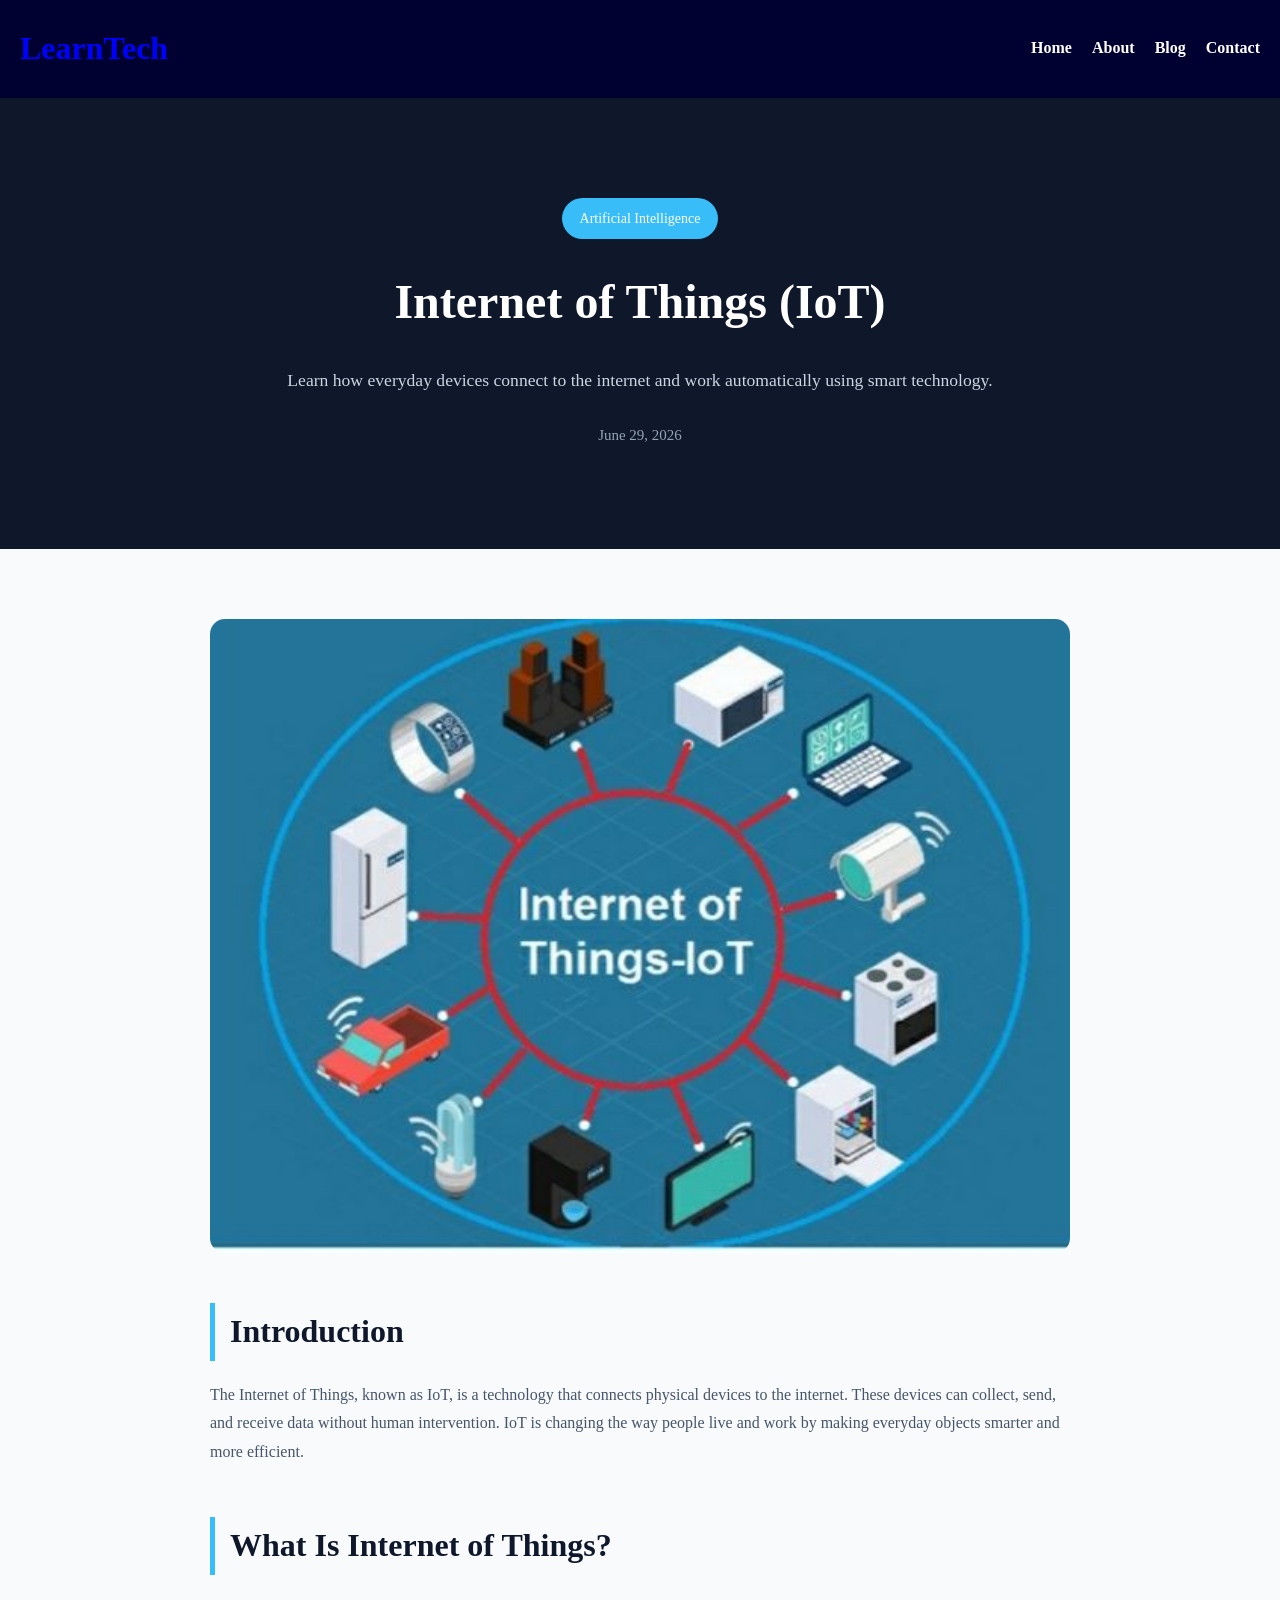
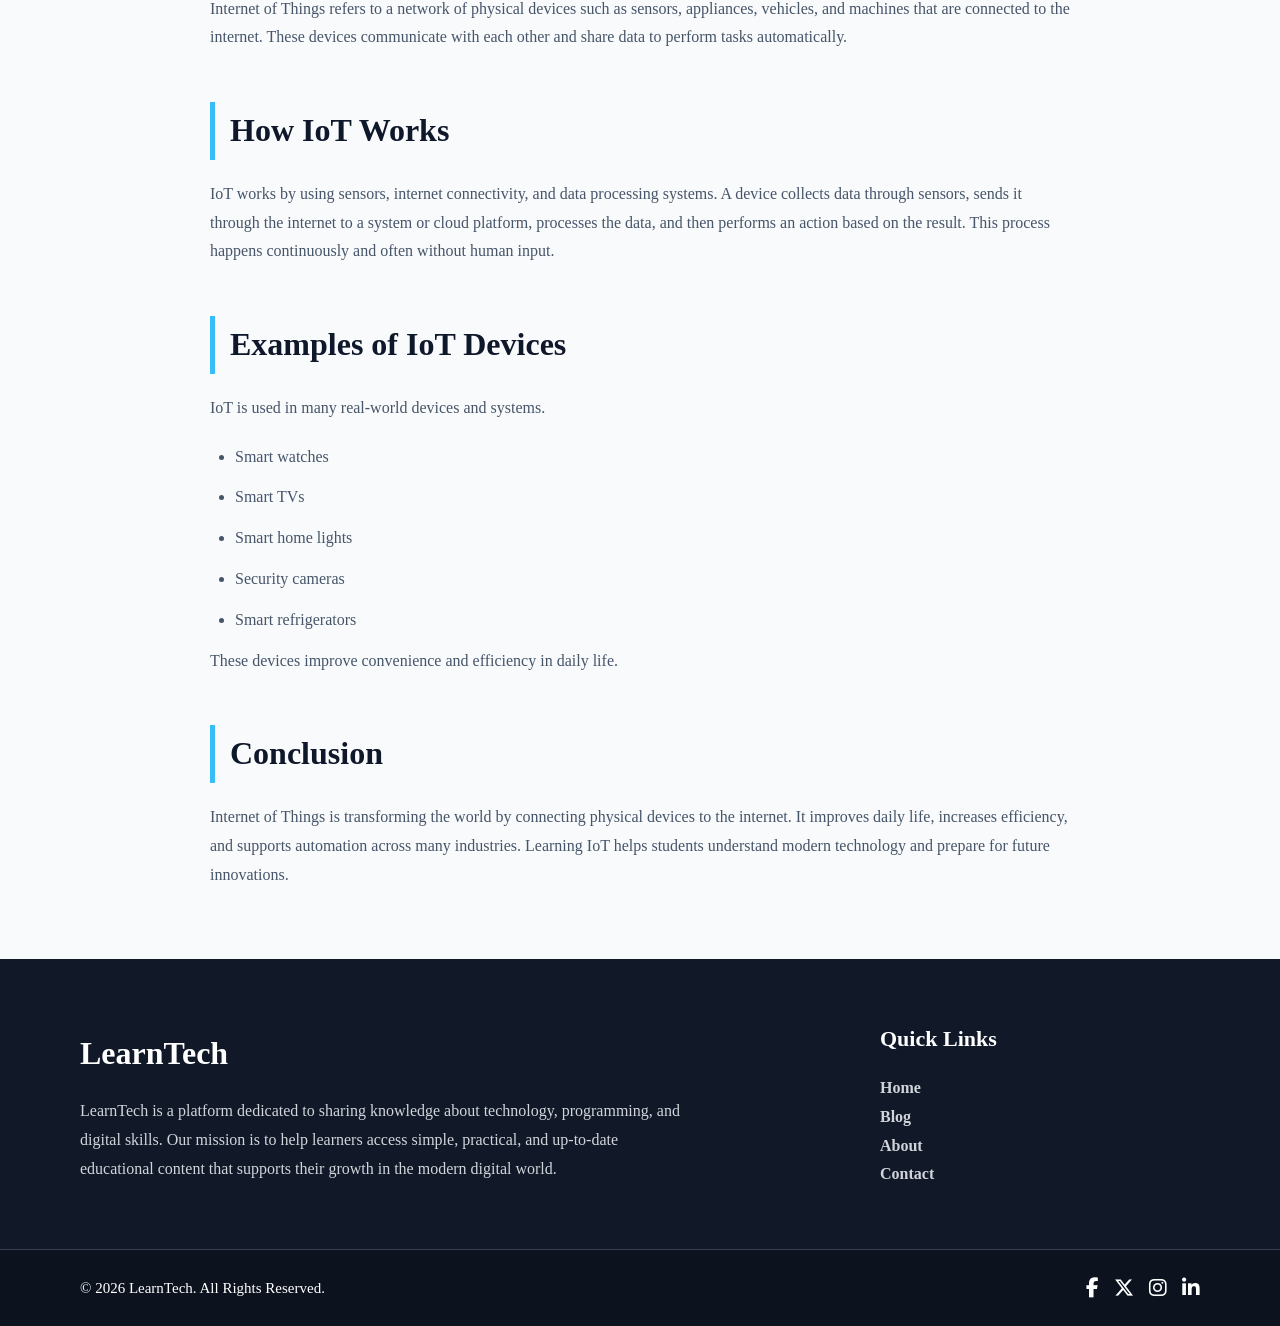
<file: Articles/IoT.html>
<!DOCTYPE html>
<html lang="en">
<head>

    <meta charset="UTF-8">
    <meta name="viewport" content="width=device-width, initial-scale=1.0">

    <title>Internet of Things (IoT) | LearnTech</title>

    <link rel="stylesheet" href="./articles.css">
    <link rel="stylesheet" href="https://cdnjs.cloudflare.com/ajax/libs/font-awesome/6.7.2/css/all.min.css">
</head>

<body>

    <!-- Navbar -->

    <header class="header">
        <nav class="nav-bar">
            <div class="logo">
                <h2>LearnTech</h2>
            </div>
            <div class="nav-links">
                <ul>
                    <li><a href="../pages/index.html">Home</a></li>
                    <li><a href="../pages/about.html">About</a></li>
                    <li><a href="../pages/blog.html">Blog</a></li>
                    <li><a href="../pages/contact.html">Contact</a></li>
                </ul>
            </div>
        </nav>
    </header>

    <!-- Hero -->

    <section class="hero">

        <div class="hero-content">

            <span class="category">Artificial Intelligence</span>

            <h1>Internet of Things (IoT)</h1>

            <p>
Learn how everyday devices connect to the internet and work automatically using smart technology.
            </p>

            <div class="article-meta">

                <span>June 29, 2026</span>

                <!-- <span>8 min read</span> -->

            </div>

        </div>

    </section>


    <!-- Main Article -->

    <main class="article">

        <img src="../images/loT.jpg" alt="Artificial Intelligence">

        <section>

            <h2>Introduction</h2>

            <p>
The Internet of Things, known as IoT, is a technology that connects physical devices to the internet. These devices can collect, send, and receive data without human intervention. IoT is changing the way people live and work by making everyday objects smarter and more efficient.           </p>

        </section>

       <section>

            <h2>
                What Is Internet of Things?
            </h2>

            <p>
Internet of Things refers to a network of physical devices such as sensors, appliances, vehicles, and machines that are connected to the internet. These devices communicate with each other and share data to perform tasks automatically.           </p>

        </section>

        <section>

            <h2>
                How IoT Works
            </h2>

            <p>
IoT works by using sensors, internet connectivity, and data processing systems. A device collects data through sensors, sends it through the internet to a system or cloud platform, processes the data, and then performs an action based on the result. This process happens continuously and often without human input.     </p>

        </section>
        
          <section> 
            <h2>
              Examples of IoT Devices
            </h2> 
            <p> 
IoT is used in many real-world devices and systems.
            </p> 
            <ul> 
              <li>Smart watches</li> 
              <li>Smart TVs</li> 
              <li>Smart home lights</li> 
              <li>Security cameras</li> 
              <li>Smart refrigerators</li> 
            </ul> 
            <p> 
These devices improve convenience and efficiency in daily life.
            </p> 
          </section> 

                  <section>

            <h2>
                Conclusion
            </h2>

            <p>
Internet of Things is transforming the world by connecting physical devices to the internet. It improves daily life, increases efficiency, and supports automation across many industries. Learning IoT helps students understand modern technology and prepare for future innovations.           </p>

        </section>
          

    </main>


    <!-- Footer -->

    <section class="footer">
    <div class="description">
        <h2>LearnTech</h2>
        <p>
            LearnTech is a platform dedicated to sharing knowledge about
            technology, programming, and digital skills. Our mission is to
            help learners access simple, practical, and up-to-date educational
            content that supports their growth in the modern digital world.
        </p>
    </div>

    <div class="quick-links">
        <h3>Quick Links</h3>
        <ul>
            <li><a href="../pages/index.html">Home</a></li>
            <li><a href="../pages/blog.html">Blog</a></li>
            <li><a href="../pages/about.html">About</a></li>
            <li><a href="../pages/contact.html">Contact</a></li>
        </ul>
    </div>
</section>

<div class="footer-bottom">
    <p>© 2026 LearnTech. All Rights Reserved.</p>
    <div class="social-icons">
        <a href="https://www.facebook.com/share/1Cf3Up475o/"><i class="fa-brands fa-facebook-f"></i></a>
        <a href="https://x.com/AxmedXasan73296"><i class="fa-brands fa-x-twitter"></i></a>
        <a href="https://www.instagram.com/ahmedhassan.ali.33886?igsh=MXI5eDBrMzh6ZTVkNg=="><i class="fa-brands fa-instagram"></i></a>
        <a href="https://www.linkedin.com/in/axmed-xasan-296719392?utm_source=share_via&utm_content=profile&utm_medium=member_android"><i class="fa-brands fa-linkedin-in"></i></a>
    </div>
</div>


</body>
</html>
</file>
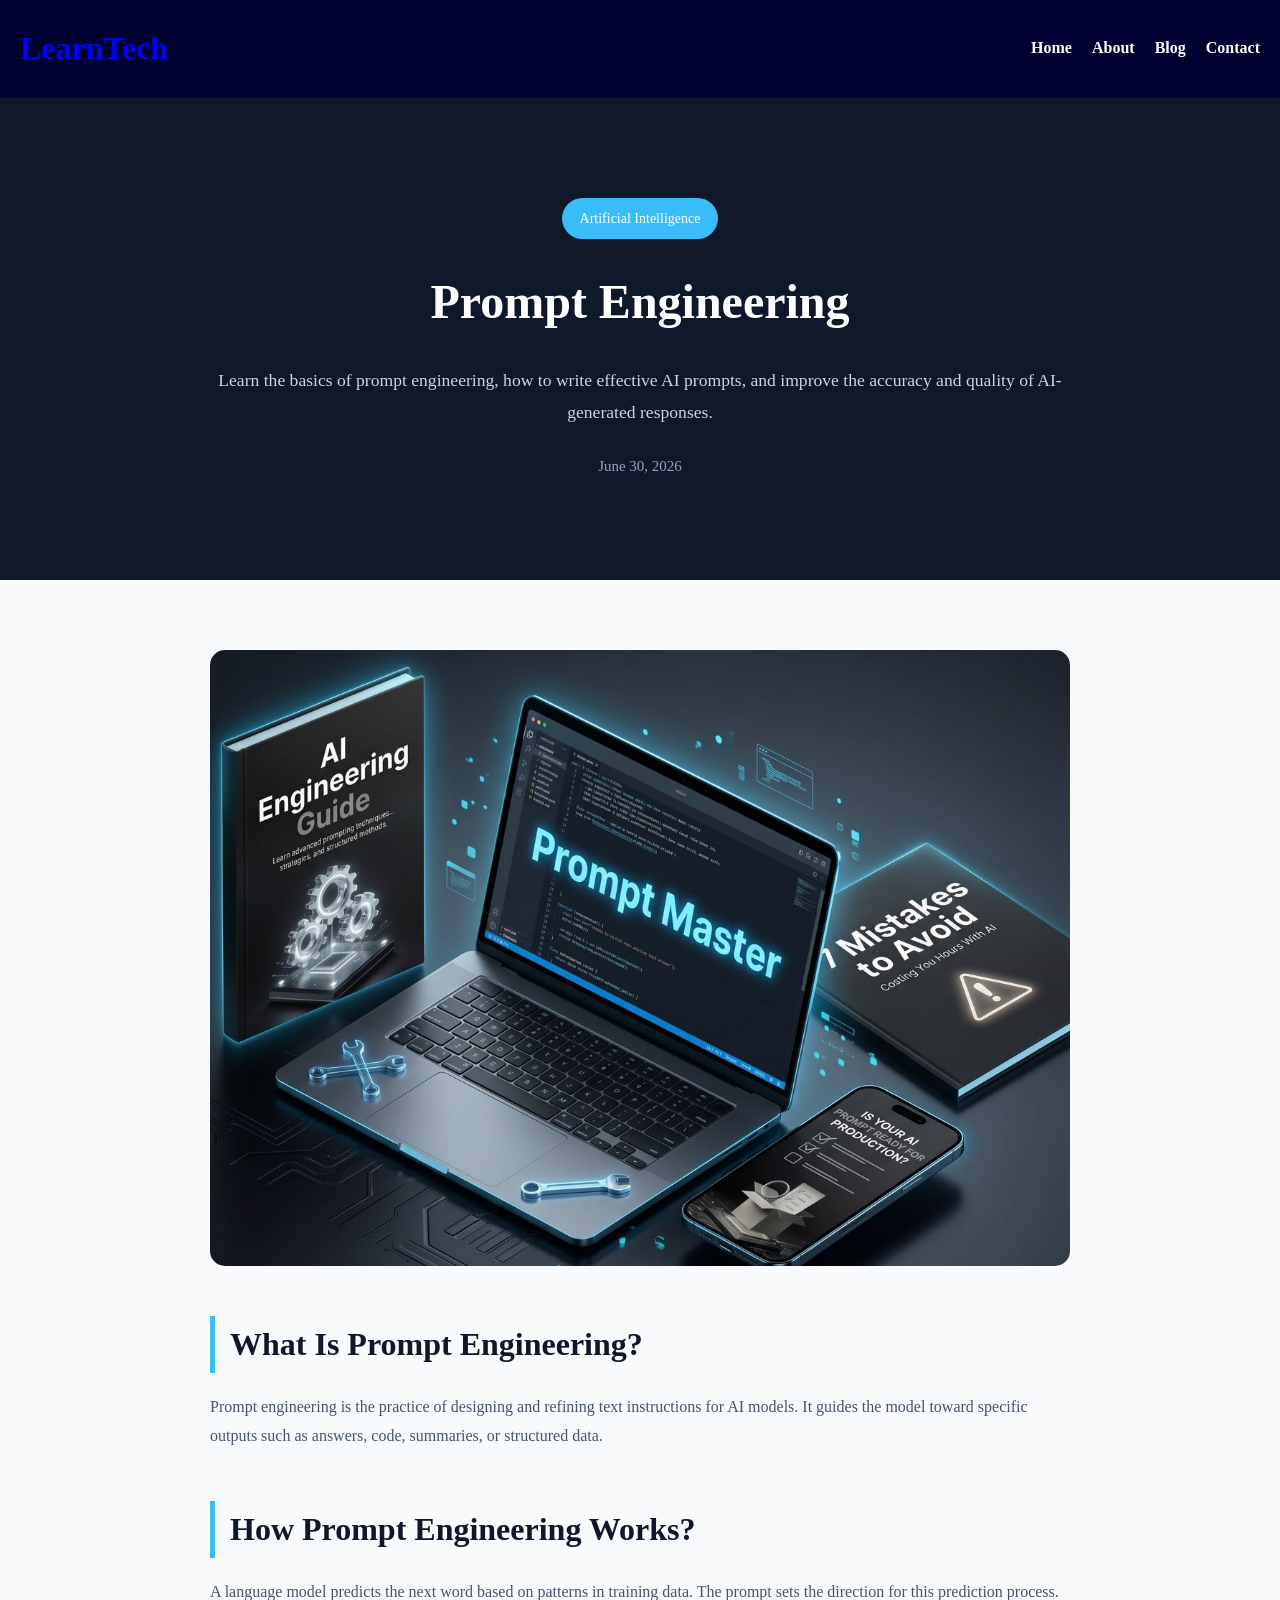
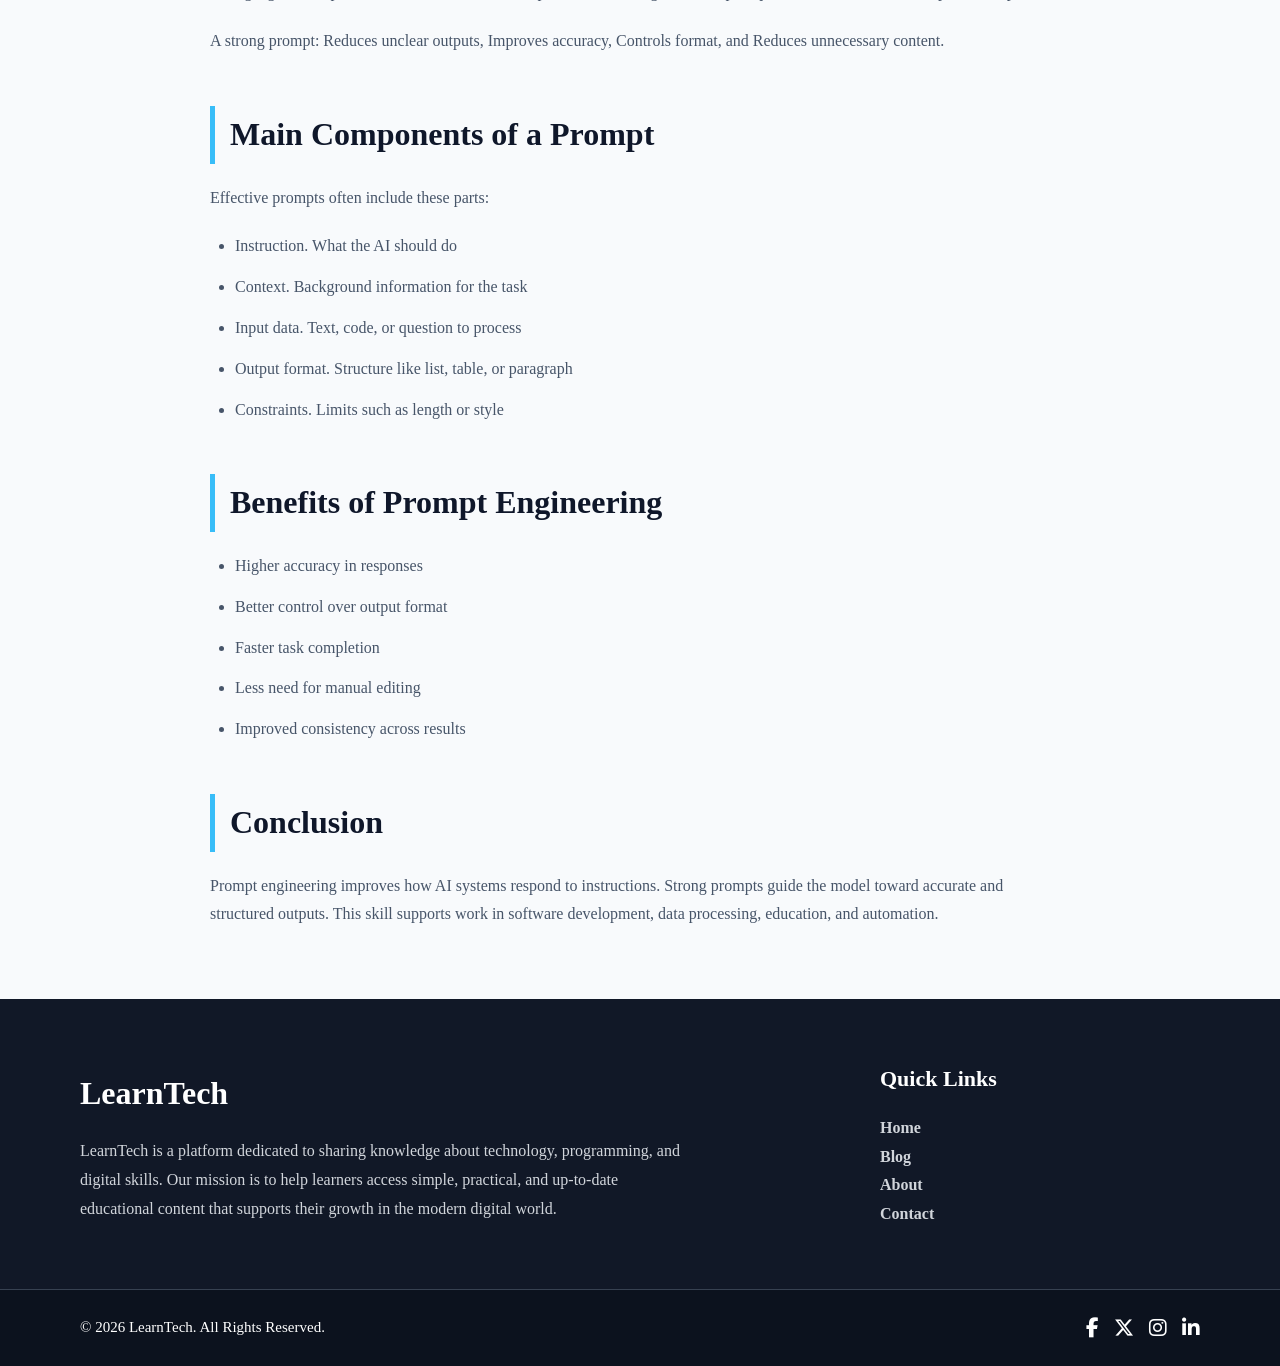
<file: Articles/Prompt-Engineering.html>
<!DOCTYPE html>
<html lang="en">
<head>

    <meta charset="UTF-8">
    <meta name="viewport" content="width=device-width, initial-scale=1.0">

    <title>Prompt Engineering | LearnTech</title>

    <link rel="stylesheet" href="./articles.css">
    <link rel="stylesheet" href="https://cdnjs.cloudflare.com/ajax/libs/font-awesome/6.7.2/css/all.min.css">
</head>

<body>

    <!-- Navbar -->

    <header class="header">
        <nav class="nav-bar">
            <div class="logo">
                <h2>LearnTech</h2>
            </div>
            <div class="nav-links">
                <ul>
                    <li><a href="../pages/index.html">Home</a></li>
                    <li><a href="../pages/about.html">About</a></li>
                    <li><a href="../pages/blog.html">Blog</a></li>
                    <li><a href="../pages/contact.html">Contact</a></li>
                </ul>
            </div>
        </nav>
    </header>

    <!-- Hero -->

    <section class="hero">

        <div class="hero-content">

            <span class="category">Artificial Intelligence</span>

            <h1>Prompt Engineering</h1>

            <p>
Learn the basics of prompt engineering, how to write effective AI prompts, and improve the accuracy and quality of AI-generated responses.
            <div class="article-meta">

                <span>June 30, 2026</span>

                <!-- <span>8 min read</span> -->

            </div>

        </div>

    </section>


    <!-- Main Article -->

    <main class="article">

        <img src="../images/prompt engneering.jpg" alt="Artificial Intelligence">

        <section>

            <h2>What Is Prompt Engineering?</h2>
            <p>
Prompt engineering is the practice of designing and refining text instructions for AI models. It guides the model toward specific outputs such as answers, code, summaries, or structured data.
           </p>
           
        </section>


        <section> 
          <h2>
            How Prompt Engineering Works?
          </h2>
           <p> 
A language model predicts the next word based on patterns in training data. The prompt sets the direction for this prediction process.   
           </p>
           
           <p> 
A strong prompt: Reduces unclear outputs, Improves accuracy, Controls format, and Reduces unnecessary content.           </p>

          </section> 

        <section>

            <h2>Main Components of a Prompt</h2>
            <p>
Effective prompts often include these parts:
           </p>

           <ul>
            <li>Instruction. What the AI should do</li>
            <li>Context. Background information for the task</li>
            <li>Input data. Text, code, or question to process</li>
            <li>Output format. Structure like list, table, or paragraph</li>
            <li>Constraints. Limits such as length or style</li>
           </ul>

        </section>

        <section>

            <h2>Benefits of Prompt Engineering</h2>
            
           
           <ul>
            <li>Higher accuracy in responses</li>
            <li>Better control over output format</li>
            <li>Faster task completion</li>
            <li>Less need for manual editing</li>
            <li>Improved consistency across results</li>
           </ul>

        </section>

        
        <section>

            <h2>Conclusion</h2>
            <p>
Prompt engineering improves how AI systems respond to instructions. Strong prompts guide the model toward accurate and structured outputs. This skill supports work in software development, data processing, education, and automation.
           </p>

        </section>
          
          
    </main>


    <!-- Footer -->

    <section class="footer">
    <div class="description">
        <h2>LearnTech</h2>
        <p>
            LearnTech is a platform dedicated to sharing knowledge about
            technology, programming, and digital skills. Our mission is to
            help learners access simple, practical, and up-to-date educational
            content that supports their growth in the modern digital world.
        </p>
    </div>

    <div class="quick-links">
        <h3>Quick Links</h3>
        <ul>
            <li><a href="../pages/index.html">Home</a></li>
            <li><a href="../pages/blog.html">Blog</a></li>
            <li><a href="../pages/about.html">About</a></li>
            <li><a href="../pages/contact.html">Contact</a></li>
        </ul>
    </div>
</section>

<div class="footer-bottom">
    <p>© 2026 LearnTech. All Rights Reserved.</p>
    <div class="social-icons">
        <a href="https://www.facebook.com/share/1Cf3Up475o/"><i class="fa-brands fa-facebook-f"></i></a>
        <a href="https://x.com/AxmedXasan73296"><i class="fa-brands fa-x-twitter"></i></a>
        <a href="https://www.instagram.com/ahmedhassan.ali.33886?igsh=MXI5eDBrMzh6ZTVkNg=="><i class="fa-brands fa-instagram"></i></a>
        <a href="https://www.linkedin.com/in/axmed-xasan-296719392?utm_source=share_via&utm_content=profile&utm_medium=member_android"><i class="fa-brands fa-linkedin-in"></i></a>
    </div>
</div>


</body>
</html>
</file>
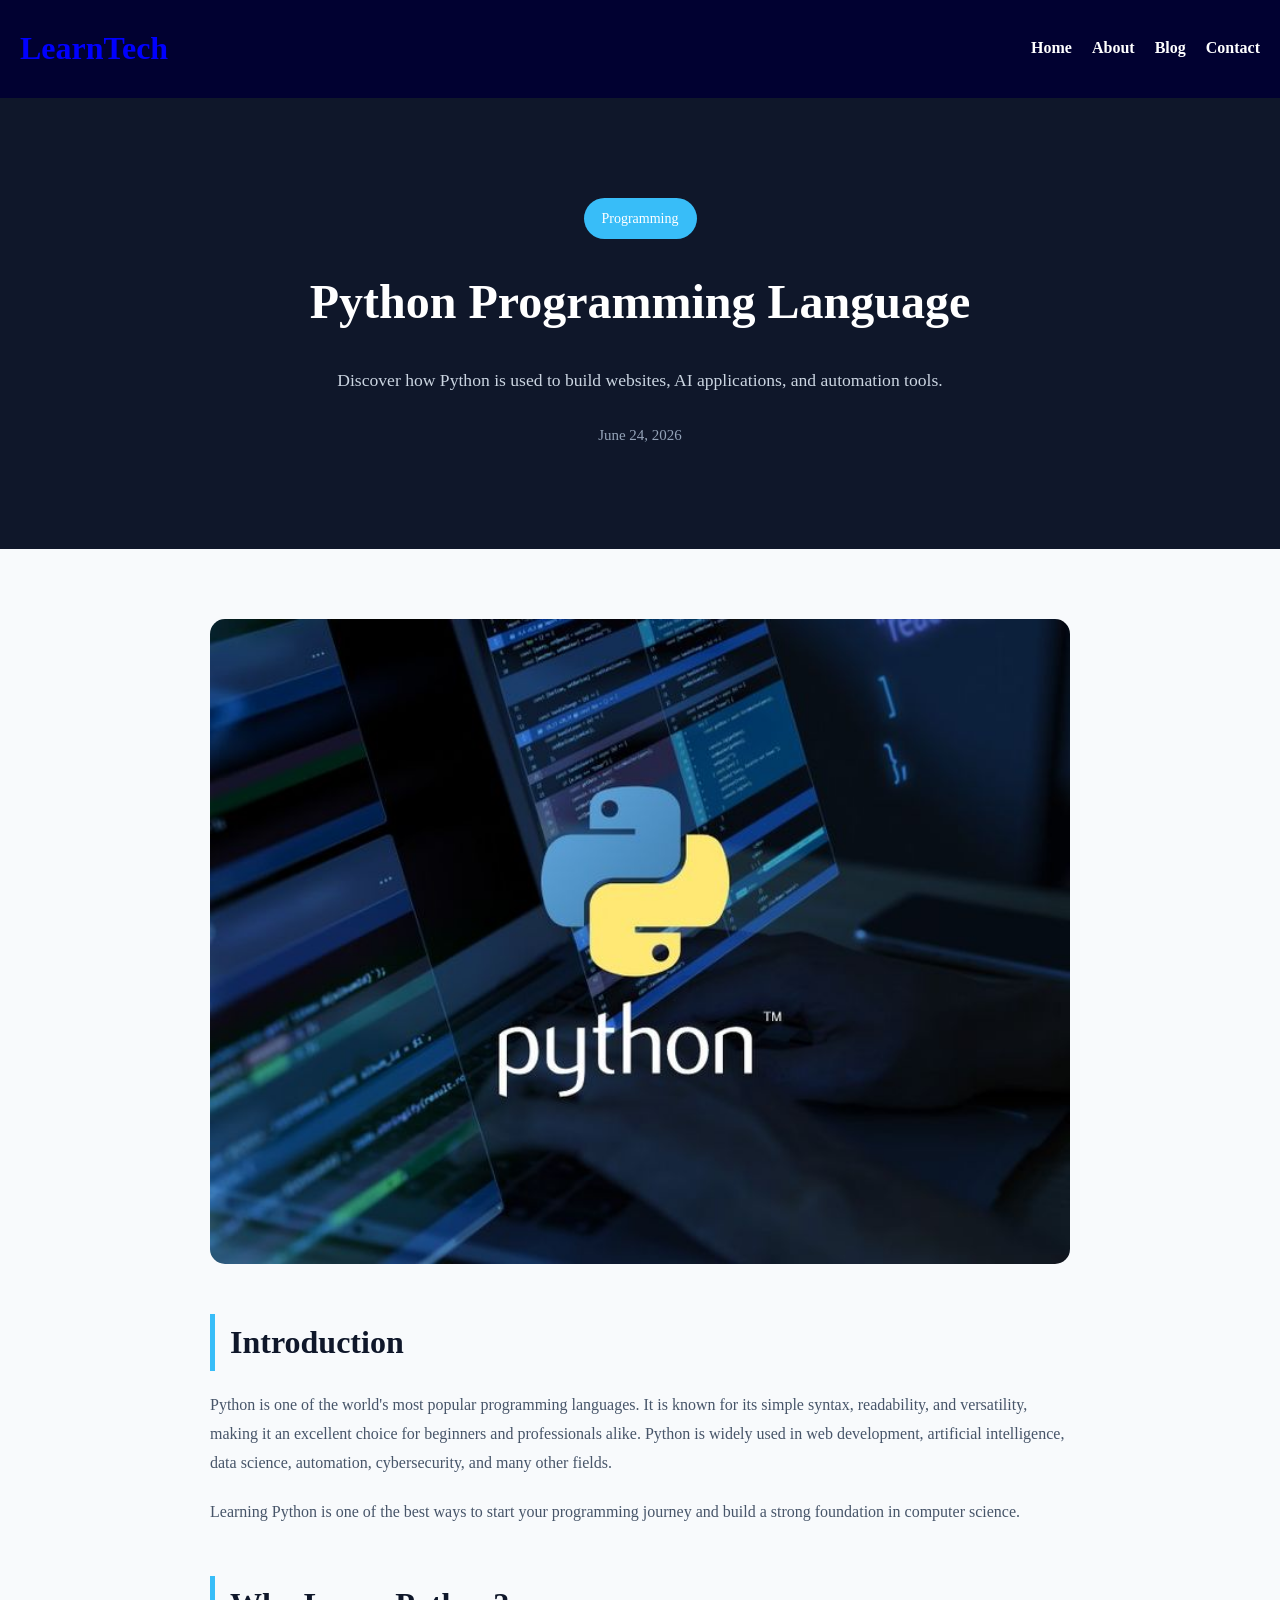
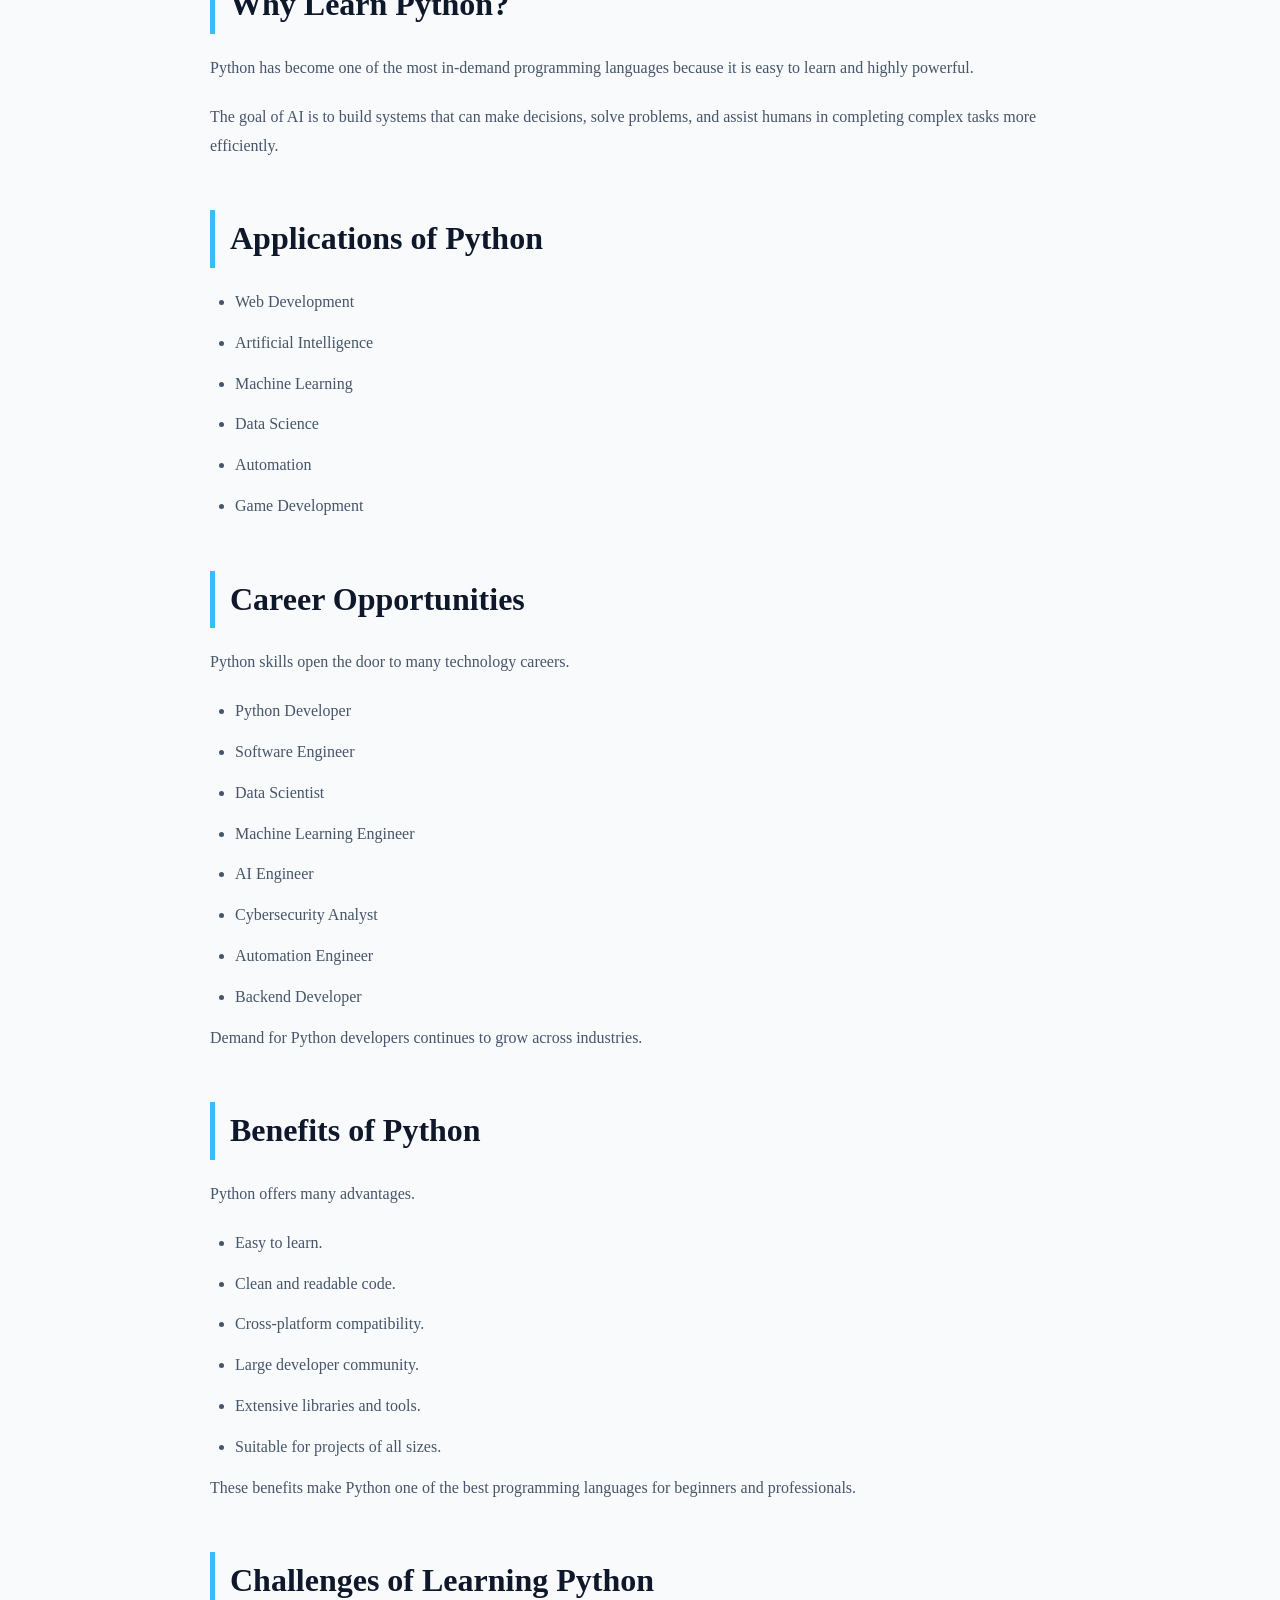
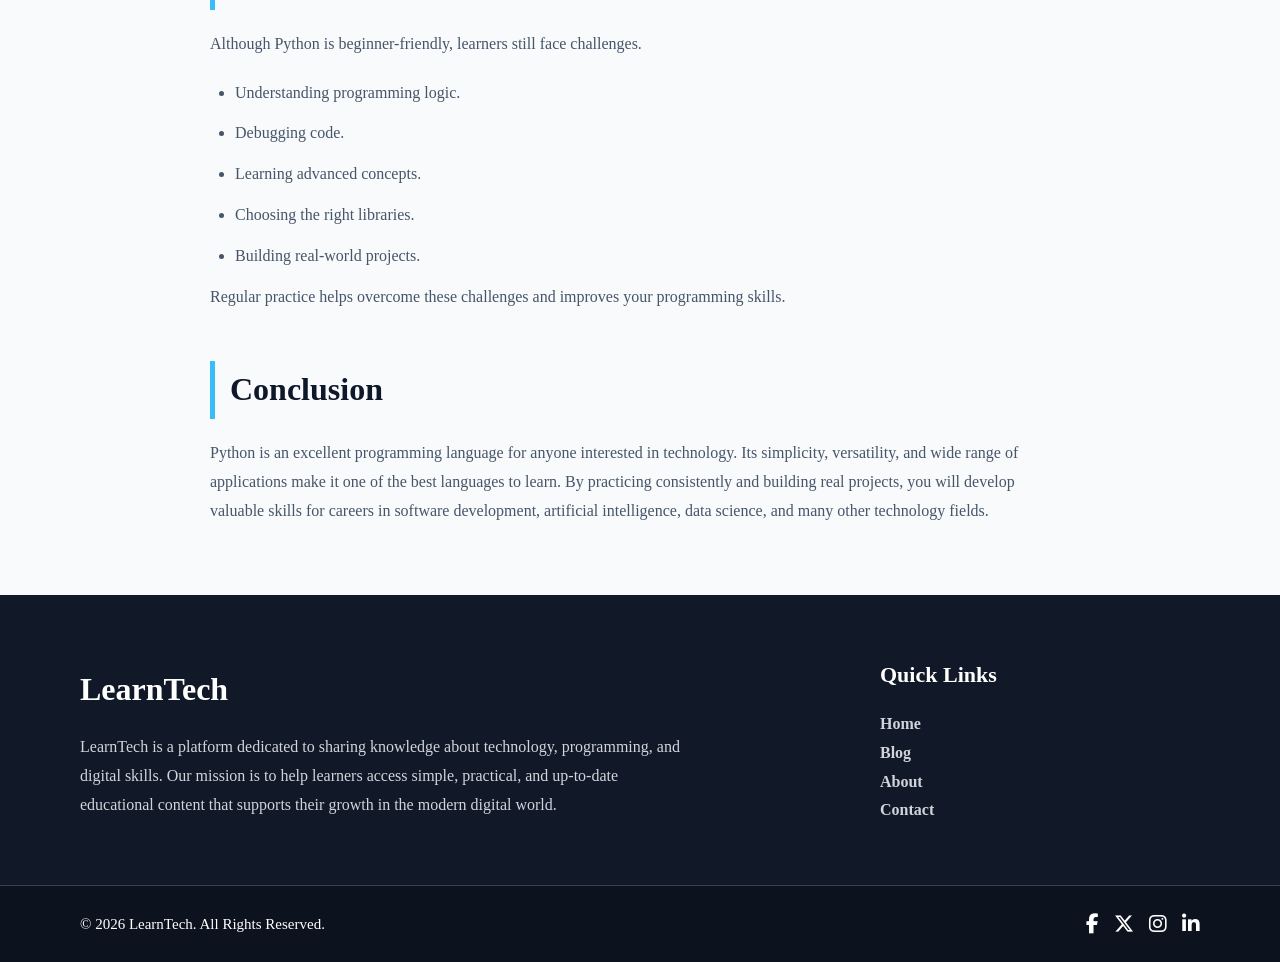
<file: Articles/python-programming-language.html>
<!DOCTYPE html>
<html lang="en">
<head>

    <meta charset="UTF-8">
    <meta name="viewport" content="width=device-width, initial-scale=1.0">

    <title>Python Programming Language | LearnTech</title>

    <link rel="stylesheet" href="./articles.css">
    <link rel="stylesheet" href="https://cdnjs.cloudflare.com/ajax/libs/font-awesome/6.7.2/css/all.min.css">
</head>

<body>

    <!-- Navbar -->

    <header class="header">
        <nav class="nav-bar">
            <div class="logo">
                <h2>LearnTech</h2>
            </div>
            <div class="nav-links">
                <ul>
                    <li><a href="../pages/index.html">Home</a></li>
                    <li><a href="../pages/about.html">About</a></li>
                    <li><a href="../pages/blog.html">Blog</a></li>
                    <li><a href="../pages/contact.html">Contact</a></li>
                </ul>
            </div>
        </nav>
    </header>

    <!-- Hero -->

    <section class="hero">

        <div class="hero-content">

            <span class="category">Programming</span>

            <h1>Python Programming Language</h1>

            <p>
                Discover how Python is used to build websites, AI applications, and automation tools.
            </p>

            <div class="article-meta">

                <span>June 24, 2026</span>

                <!-- <span>8 min read</span> -->

            </div>

        </div>

    </section>


    <!-- Main Article -->

    <main class="article">

        <img src="../images/python programing language.jpg" alt="Artificial Intelligence">

        <section>

            <h2>Introduction</h2>

            <p>
Python is one of the world's most popular programming languages. It is known for its simple syntax, readability, and versatility, making it an excellent choice for beginners and professionals alike. Python is widely used in web development, artificial intelligence, data science, automation, cybersecurity, and many other fields.            </p>
            <p>
Learning Python is one of the best ways to start your programming journey and build a strong foundation in computer science.            </p>

        </section>

        <section>

            <h2>Why Learn Python?</h2>

            <p>
Python has become one of the most in-demand programming languages because it is easy to learn and highly powerful.            </p>
            <p>
                The goal of AI is to build systems that can make decisions, solve problems, and assist humans in completing complex tasks more efficiently.
            </p>

        </section>

        <section>

            <h2>Applications of Python</h2>

            <ul>

                <li>Web Development</li>

                <li>Artificial Intelligence</li>

                <li>Machine Learning</li>

                <li>Data Science</li>

                <li>Automation</li>

                <li>Game Development</li>

            </ul>

        </section>


        <section>

            <h2>Career Opportunities</h2>

            <p>
                Python skills open the door to many technology careers.
            </p>

            <ul>

                <li>Python Developer</li>

                <li>Software Engineer</li>

                <li>Data Scientist</li>

                <li>Machine Learning Engineer</li>

                <li>AI Engineer</li>

                <li>Cybersecurity Analyst</li>

                <li>Automation Engineer</li>

                <li>Backend Developer</li>

            </ul>

            <p>
                Demand for Python developers continues to grow across industries.
            </p>

        </section>

        <section>

            <h2>Benefits of Python</h2>

            <p>
                Python offers many advantages.
            </p>

            <ul>

                <li>Easy to learn.</li>

                <li>Clean and readable code.</li>

                <li>Cross-platform compatibility.</li>

                <li>Large developer community.</li>

                <li>Extensive libraries and tools.</li>

                <li>Suitable for projects of all sizes.</li>

            </ul>

            <p>
                These benefits make Python one of the best programming languages for
                beginners and professionals.
            </p>

        </section>

        <section>

            <h2>Challenges of Learning Python</h2>

            <p>
                Although Python is beginner-friendly, learners still face challenges.
            </p>

            <ul>

                <li>Understanding programming logic.</li>

                <li>Debugging code.</li>

                <li>Learning advanced concepts.</li>

                <li>Choosing the right libraries.</li>

                <li>Building real-world projects.</li>

            </ul>

            <p>
                Regular practice helps overcome these challenges and improves your
                programming skills.
            </p>

        </section>

        <section>

            <h2>Conclusion</h2>

            <p>
                Python is an excellent programming language for anyone interested in
                technology. Its simplicity, versatility, and wide range of applications
                make it one of the best languages to learn. By practicing consistently
                and building real projects, you will develop valuable skills for careers
                in software development, artificial intelligence, data science, and many
                other technology fields.
            </p>

        </section>

    </main>


    <!-- Footer -->

    <section class="footer">
    <div class="description">
        <h2>LearnTech</h2>
        <p>
            LearnTech is a platform dedicated to sharing knowledge about
            technology, programming, and digital skills. Our mission is to
            help learners access simple, practical, and up-to-date educational
            content that supports their growth in the modern digital world.
        </p>
    </div>

    <div class="quick-links">
        <h3>Quick Links</h3>
        <ul>
            <li><a href="../pages/index.html">Home</a></li>
            <li><a href="../pages/blog.html">Blog</a></li>
            <li><a href="../pages/about.html">About</a></li>
            <li><a href="../pages/contact.html">Contact</a></li>
        </ul>
    </div>
</section>

<div class="footer-bottom">
    <p>© 2026 LearnTech. All Rights Reserved.</p>
    <div class="social-icons">
        <a href="https://www.facebook.com/share/1Cf3Up475o/"><i class="fa-brands fa-facebook-f"></i></a>
        <a href="https://x.com/AxmedXasan73296"><i class="fa-brands fa-x-twitter"></i></a>
        <a href="https://www.instagram.com/ahmedhassan.ali.33886?igsh=MXI5eDBrMzh6ZTVkNg=="><i class="fa-brands fa-instagram"></i></a>
        <a href="https://www.linkedin.com/in/axmed-xasan-296719392?utm_source=share_via&utm_content=profile&utm_medium=member_android"><i class="fa-brands fa-linkedin-in"></i></a>
    </div>
</div>


</body>
</html>
</file>
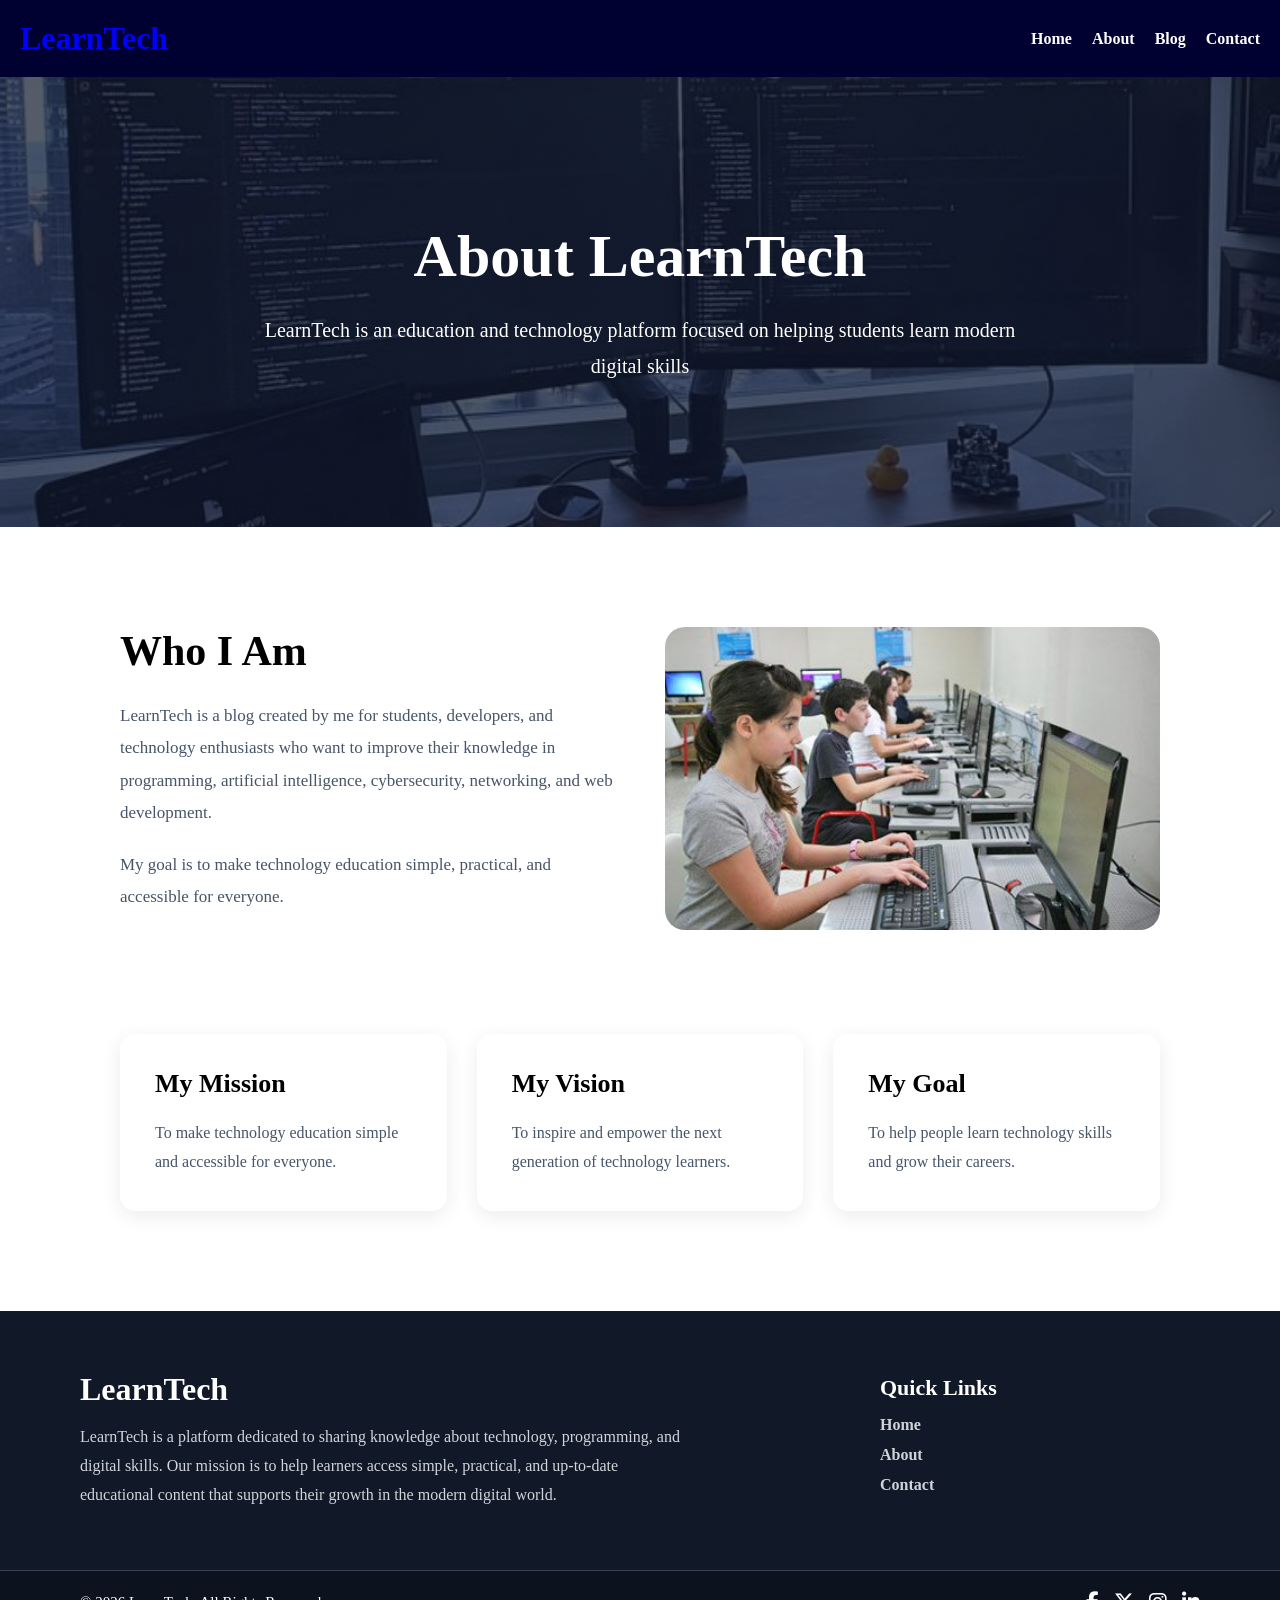
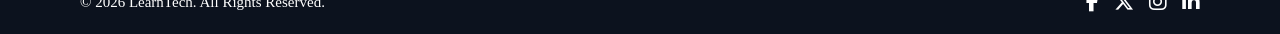
<file: pages/about.html>
<!DOCTYPE html>
<html lang="en">
<head>
    <meta charset="UTF-8">
    <meta name="viewport" content="width=device-width, initial-scale=1.0">
    <title>About</title>
    <link rel="stylesheet" href="../CSS/about.css">
    <link rel="stylesheet" href="../CSS/style.css">
    <link rel="stylesheet" href="https://cdnjs.cloudflare.com/ajax/libs/font-awesome/6.7.2/css/all.min.css">

</head>
<body>
   <header class="header">
        <nav class="nav-bar">
            <div class="logo">
                <h2>LearnTech</h2>
            </div>
            <div class="nav-links">
                <ul>
                    <li><a href="index.html">Home</a></li>
                    <li><a href="about.html">About</a></li>
                    <li><a href="blog.html">Blog</a></li>
                    <li><a href="contact.html">Contact</a></li>
                </ul>
            </div>
        </nav>
    </header> 

    <section class="about-hero">
        <div class="hero-content">
            <h2>About LearnTech</h2>
            <p>LearnTech is an education and technology platform focused on helping students learn modern digital skills</p>
        </div>
    </section>

    <section class="about-section">
        <div class="about-text">
            <h2>Who I Am</h2>
            <p>LearnTech is a blog created by me for students, developers, and technology enthusiasts who want to improve their knowledge in programming, artificial intelligence, cybersecurity, networking, and web development.</p>
            <p>My goal is to make technology education simple, practical, and accessible for everyone.</p>
        </div>

        <div class="about-image">
            <img src="../images/about learn tech.jpg" alt="About LearnTech">
        </div>

    </section>

    <section class="mission-section">
        <div class="mission-card">
            <h3>My Mission</h3>
            <p>To make technology education simple and accessible for everyone.</p>
        </div>

        <div class="mission-card">
            <h3>My Vision</h3>
            <p>To inspire and empower the next generation of technology learners.</p>
        </div>

        <div class="mission-card">
            <h3>My Goal</h3>
            <p>To help people learn technology skills and grow their careers.</p>
        </div>
    </section>

    <section class="footer">
        <div class="description">
            <h2>LearnTech</h2>
            <p>
                LearnTech is a platform dedicated to sharing knowledge about
                technology, programming, and digital skills. Our mission is to
                help learners access simple, practical, and up-to-date educational
                content that supports their growth in the modern digital world.
            </p>
        </div>

        <div class="quick-links">
            <h3>Quick Links</h3>
            <ul>
                <li><a href="index.html">Home</a></li>
                <li><a href="about.html">About</a></li>
                <li><a href="contact.html">Contact</a></li>
            </ul>
        </div>
    </section>

    <div class="footer-bottom">
        <p>© 2026 LearnTech. All Rights Reserved.</p>

        <div class="social-icons">
            <a href="https://www.facebook.com/share/1Cf3Up475o/"><i class="fa-brands fa-facebook-f"></i></a>
            <a href="https://x.com/AxmedXasan73296"><i class="fa-brands fa-x-twitter"></i></a>
            <a href="https://www.instagram.com/ahmedhassan.ali.33886?igsh=MXI5eDBrMzh6ZTVkNg=="><i class="fa-brands fa-instagram"></i></a>
            <a href="https://www.linkedin.com/in/axmed-xasan-296719392?utm_source=share_via&utm_content=profile&utm_medium=member_android"><i class="fa-brands fa-linkedin-in"></i></a>
        </div>
    </div>

</body>
</html>
</file>
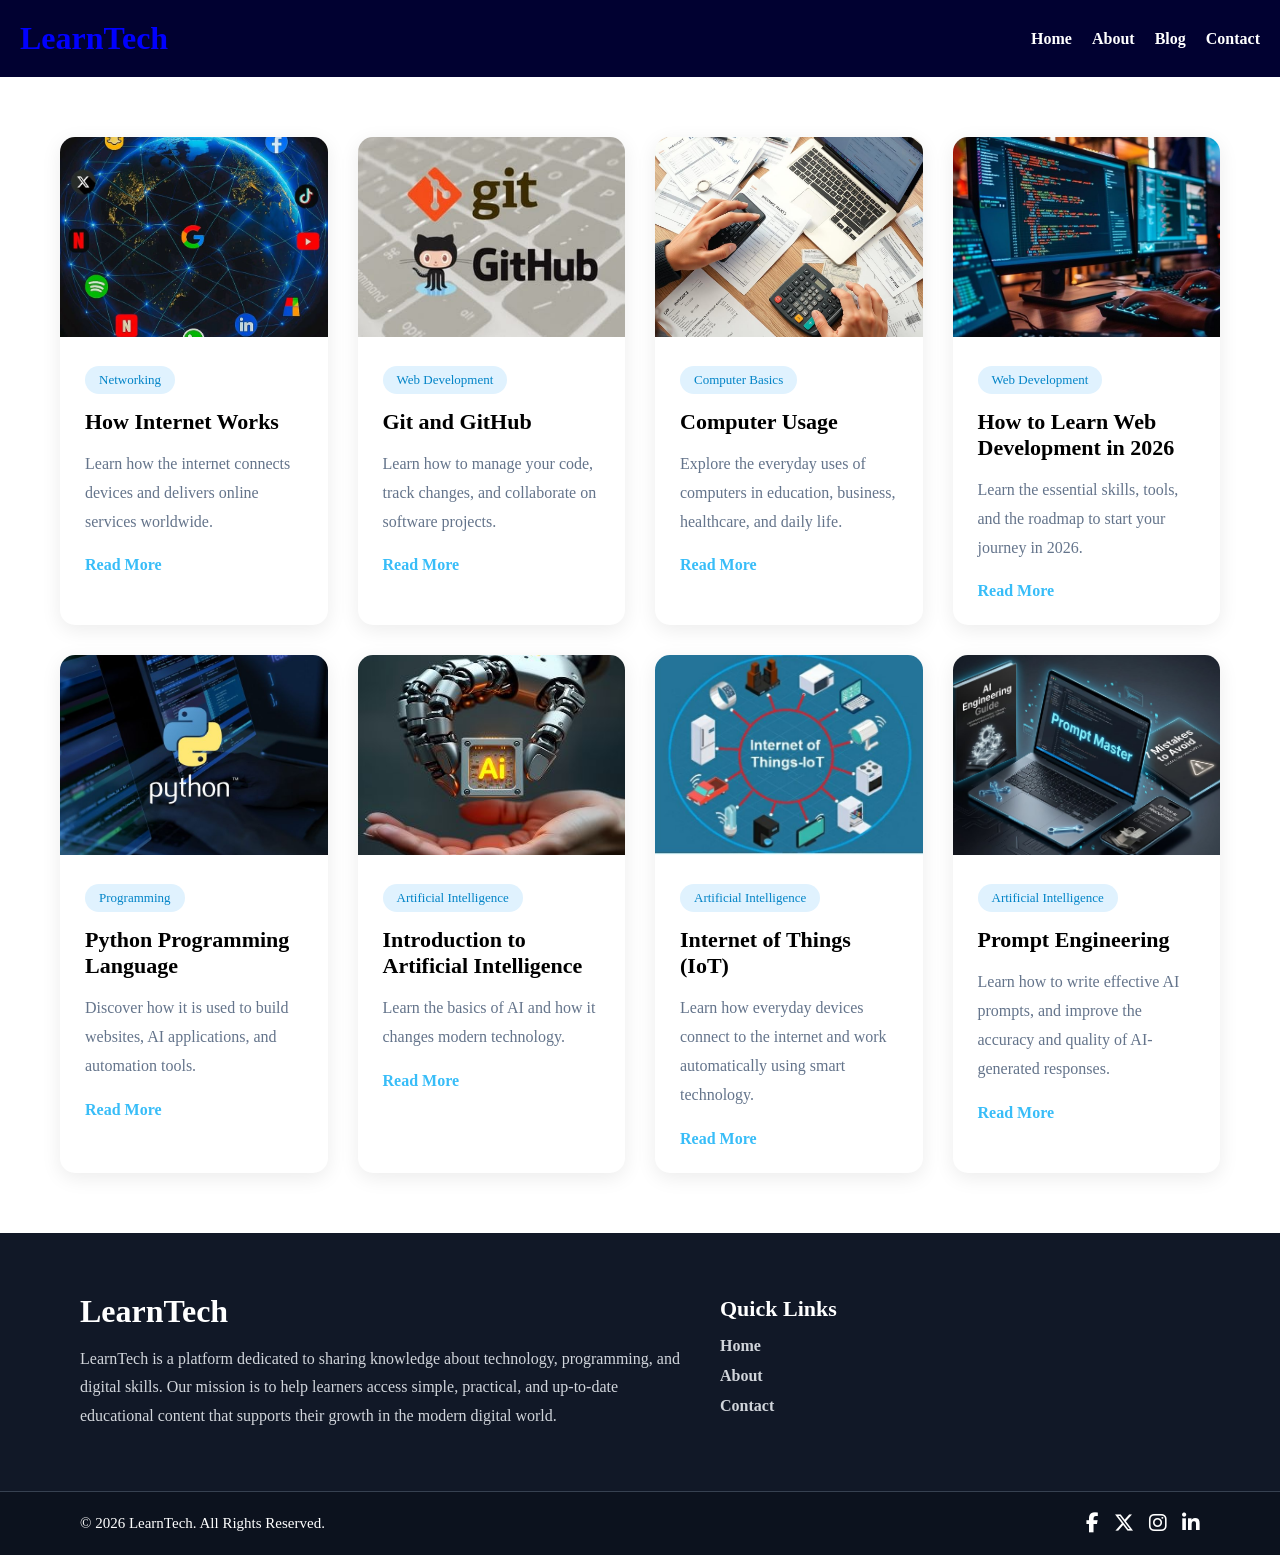
<file: pages/blog.html>
<!DOCTYPE html>
<html lang="en">
<head>
    <meta charset="UTF-8">
    <meta name="viewport" content="width=device-width, initial-scale=1.0">
    <title>Blog</title>
    <link rel="stylesheet" href="../CSS/blog.css">
    <link rel="stylesheet" href="https://cdnjs.cloudflare.com/ajax/libs/font-awesome/6.7.2/css/all.min.css">
</head>
<body>

    <header class="header">
        <nav class="nav-bar">
            <div class="logo">
                <h2>LearnTech</h2>
            </div>
            <div class="nav-links">
                <ul>
                    <li><a href="index.html">Home</a></li>
                    <li><a href="about.html">About</a></li>
                    <li><a href="blog.html">Blog</a></li>
                    <li><a href="contact.html">Contact</a></li>
                </ul>
            </div>
        </nav>
    </header>

    <section class="blog-container">

        <!-- CARD 1 -->
        <div class="blog-card">
            <img src="../images/internet.jpg" alt="AI">
            <div class="blog-content">
                <span>Networking</span>
                <h3>How Internet Works</h3>
                <p>Learn how the internet connects devices and delivers online services worldwide.</p>
                <a href="../Articles/how-internet-works.html">Read More</a>
            </div>
        </div>

        <!-- CARD 2 -->
        <div class="blog-card">
            <img src="../images/git-github.jpg" alt="Git-and-GitHub">
            <div class="blog-content">
                <span>Web Development</span>
                <h3>Git and GitHub</h3>
                <p>Learn how to manage your code, track changes, and collaborate on software projects.</p>
                <a href="../Articles/Git-and-GitHub.html">Read More</a>
            </div>
        </div>

        <!-- CARD 3 -->
        <div class="blog-card">
            <img src="../images/com usage.jpg" alt="computer usage">
            <div class="blog-content">
                <span>Computer Basics</span>
                <h3>Computer Usage</h3>
                <p>Explore the everyday uses of computers in education, business, healthcare, and daily life.</p>
                <a href="../Articles/computer-usage.html">Read More</a>
            </div>
        </div>

        <!-- CARD 4 -->
        <div class="blog-card">
            <img src="../images/programming.jpg" alt="web development">
            <div class="blog-content">
                <span>Web Development</span>
                <h3>How to Learn Web Development in 2026</h3>
                <p>Learn the essential skills, tools, and the roadmap to start your  journey in 2026.</p>
                <a href="#">Read More</a>
            </div>
        </div>

        <!-- CARD 5 -->
        <div class="blog-card">
            <img src="../images/python programing language.jpg" alt="Python">
            <div class="blog-content">
                <span>Programming</span>
                <h3>Python Programming Language</h3>
                <p>Discover how it is used to build websites, AI applications, and automation tools.</p>
                <a href="../Articles/python-programming-language.html">Read More</a>
            </div>
        </div>

        <!-- CARD 6 -->
        <div class="blog-card">
            <img src="../images/Ai.jpg" alt="AI">
            <div class="blog-content">
                <span>Artificial Intelligence</span>
                <h3>Introduction to Artificial Intelligence</h3>
                <p>Learn the basics of AI and how it changes modern technology.</p>
                <a href="../Articles/into-to-artificial-intelligence.html">Read More</a>
            </div>
        </div>

        <!-- CARD 7 -->
        <div class="blog-card">
            <img src="../images/loT.jpg" alt="AI">
            <div class="blog-content">
                <span>Artificial Intelligence</span>
                <h3>Internet of Things (IoT)</h3>
                <p>Learn how everyday devices connect to the internet and work automatically using smart technology.</p>
                <a href="../Articles/IoT.html">Read More</a>
            </div>
        </div>

        <!-- CARD 8 -->
        <div class="blog-card">
            <img src="../images/prompt engneering.jpg" alt="AI">
            <div class="blog-content">
                <span>Artificial Intelligence</span>
                <h3>Prompt Engineering</h3>
                <p>Learn how to write effective AI prompts, and improve the accuracy and quality of AI-generated responses.</p>
                <a href="../Articles/IoT.html">Read More</a>
            </div>
        </div>
        
    </section>
    

    <section class="footer">
        <div class="description">
            <h2>LearnTech</h2>
            <p>
                LearnTech is a platform dedicated to sharing knowledge about
                technology, programming, and digital skills. Our mission is to
                help learners access simple, practical, and up-to-date educational
                content that supports their growth in the modern digital world.
            </p>
        </div>

        <div class="quick-links">
            <h3>Quick Links</h3>
            <ul>
                <li><a href="index.html">Home</a></li>
                <li><a href="about.html">About</a></li>
                <li><a href="contact.html">Contact</a></li>
            </ul>
        </div>
    </section>

    <div class="footer-bottom">
        <p>© 2026 LearnTech. All Rights Reserved.</p>

        <div class="social-icons">
            <a href="https://www.facebook.com/share/1Cf3Up475o/"><i class="fa-brands fa-facebook-f"></i></a>
            <a href="https://x.com/AxmedXasan73296"><i class="fa-brands fa-x-twitter"></i></a>
            <a href="https://www.instagram.com/ahmedhassan.ali.33886?igsh=MXI5eDBrMzh6ZTVkNg=="><i class="fa-brands fa-instagram"></i></a>
            <a href="https://www.linkedin.com/in/axmed-xasan-296719392?utm_source=share_via&utm_content=profile&utm_medium=member_android"><i class="fa-brands fa-linkedin-in"></i></a>
        </div>
    </div>

</body>
</html>
</body>
</html>
</file>
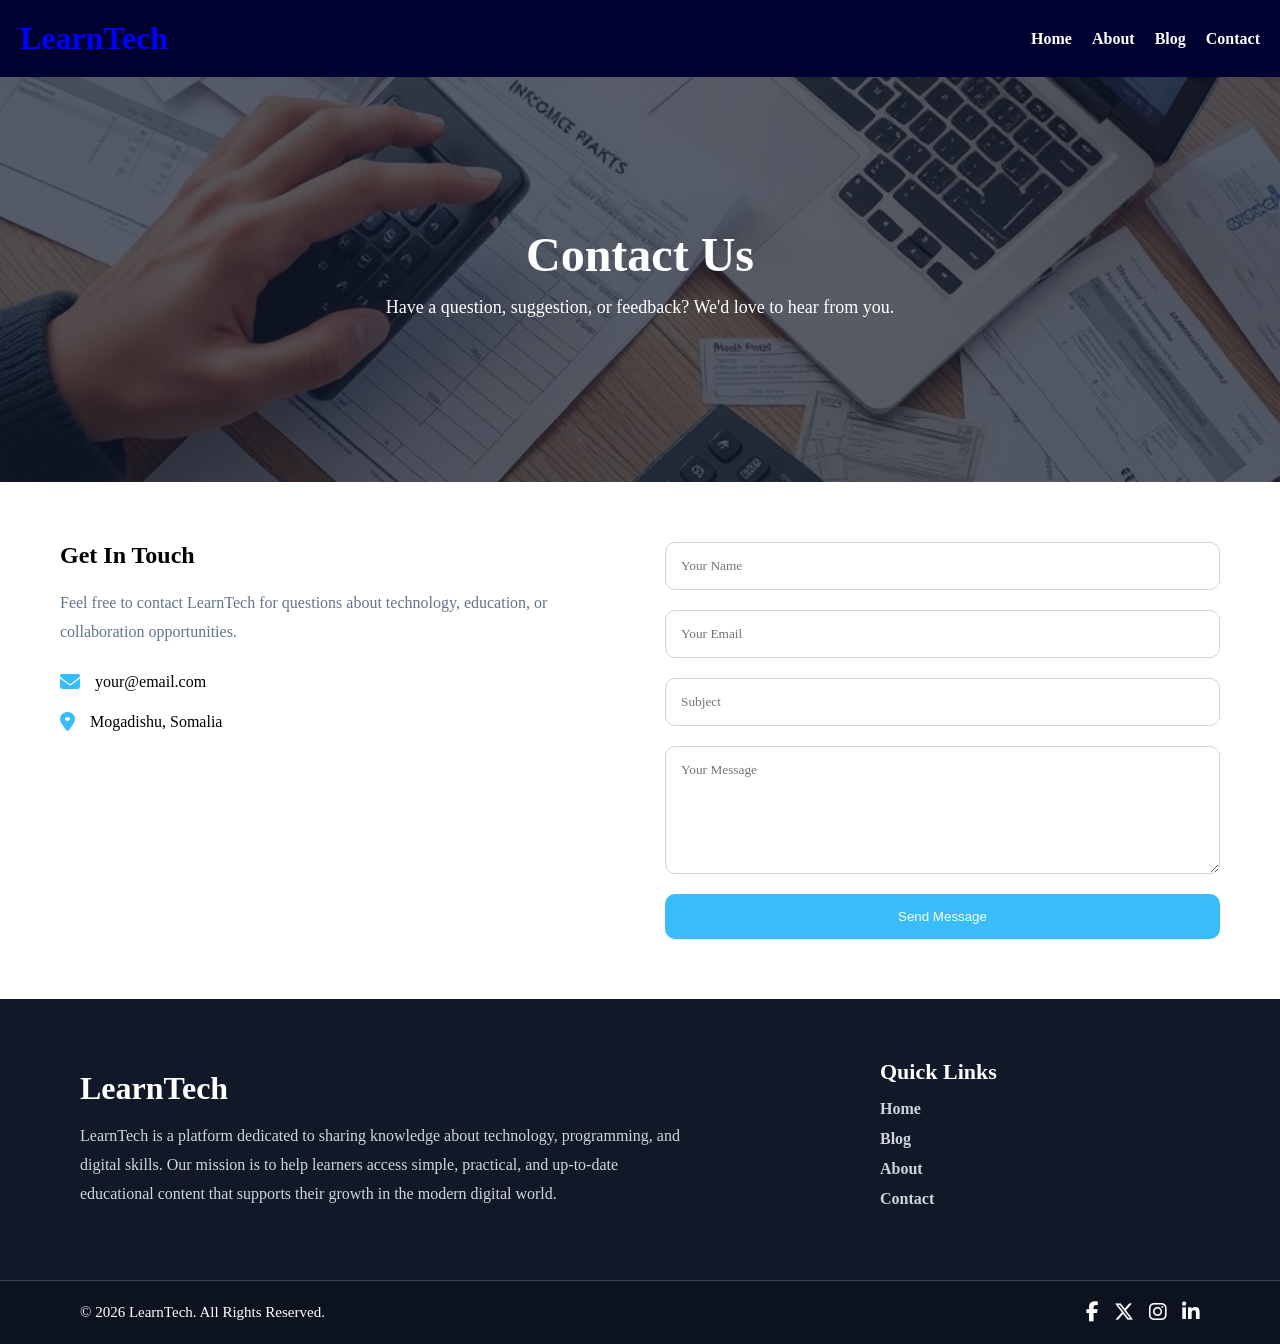
<file: pages/contact.html>
<!DOCTYPE html>
<html lang="en">
<head>
    <meta charset="UTF-8">
    <meta name="viewport" content="width=device-width, initial-scale=1.0">
    <title>Contact</title>
    <link rel="stylesheet" href="../CSS/contact.css">
    <link rel="stylesheet" href="https://cdnjs.cloudflare.com/ajax/libs/font-awesome/6.7.2/css/all.min.css">
</head>
<body>

    <header class="header">
        <nav class="nav-bar">
            <div class="logo">
                <h2>LearnTech</h2>
            </div>
            <div class="nav-links">
                <ul>
                    <li><a href="index.html">Home</a></li>
                    <li><a href="about.html">About</a></li>
                    <li><a href="blog.html">Blog</a></li>
                    <li><a href="contact.html">Contact</a></li>
                </ul>
            </div>
        </nav>
    </header>

    <section class="contact-hero"> 
        <div class="hero-content"> 
            <h1>Contact Us</h1> 
            <p> Have a question, suggestion, or feedback? We'd love to hear from you. </p> 
        </div> 
    </section>
     
    <section class="contact-container"> 
        <div class="contact-info">
             <h2>Get In Touch</h2>
              <p> Feel free to contact LearnTech for questions about technology, education, or collaboration opportunities. </p>
                <div class="info-item">
                     <i class="fa-solid fa-envelope"></i> 
                     <span>your@email.com</span> 
                    </div> 
                    <div class="info-item"> 
                        <i class="fa-solid fa-location-dot"></i> 
                        <span>Mogadishu, Somalia</span>
                </div> 
        </div> 
        <form class="contact-form"> 
            <input type="text" placeholder="Your Name" required> 
            <input type="email" placeholder="Your Email" required> 
            <input type="text" placeholder="Subject" required> 
            <textarea rows="6" placeholder="Your Message"></textarea> 
            <button type="submit">Send Message</button> 
        </form> 
    </section>


    
 <section class="footer">
    <div class="description">
        <h2>LearnTech</h2>
        <p>
            LearnTech is a platform dedicated to sharing knowledge about
            technology, programming, and digital skills. Our mission is to
            help learners access simple, practical, and up-to-date educational
            content that supports their growth in the modern digital world.
        </p>
    </div>

    <div class="quick-links">
        <h3>Quick Links</h3>
        <ul>
            <li><a href="index.htm;">Home</a></li>
            <li><a href="blog.html">Blog</a></li>
            <li><a href="about.html">About</a></li>
            <li><a href="contact.html">Contact</a></li>
        </ul>
    </div>
</section>

<div class="footer-bottom">
    <p>© 2026 LearnTech. All Rights Reserved.</p>
    <div class="social-icons">
        <a href="https://www.facebook.com/share/1Cf3Up475o/"><i class="fa-brands fa-facebook-f"></i></a>
        <a href="https://x.com/AxmedXasan73296"><i class="fa-brands fa-x-twitter"></i></a>
        <a href="https://www.instagram.com/ahmedhassan.ali.33886?igsh=MXI5eDBrMzh6ZTVkNg=="><i class="fa-brands fa-instagram"></i></a>
        <a href="https://www.linkedin.com/in/axmed-xasan-296719392?utm_source=share_via&utm_content=profile&utm_medium=member_android"><i class="fa-brands fa-linkedin-in"></i></a>
    </div>
</div>

</body>
</html>
</file>
<file: CSS/style.css>
*{
    margin: 0;
    padding: 0;
    box-sizing: border-box;
}

.header {
    background-color: rgb(1, 1, 49);
    padding: 20px;
    position: sticky;
    top: 0;
    z-index: 1000;
    width: 100%;
}

.nav-bar {
    display: flex;
    justify-content: space-between;
    align-items: center;
}

.logo h2 {
    color: blue;
    font-size: 32px;
}

.nav-links ul {
    display: flex;
    gap: 20px;
}

.nav-links ul li {
    list-style: none;
}

.nav-links ul li a {
    text-decoration: none;
    color: white;
    font-weight: 600;
}

.nav-links ul li a:hover {
    color: blue;
    cursor: pointer;
}

.hero{
    height: 90vh;
    background:
        linear-gradient(rgba(15,23,42,0.7), rgba(15,23,42,0.7)),
        url("../images/com\ usage.jpg");
    background-size:cover;
    background-position:center;
    display: flex;
    justify-content: center;
    align-items: center;
    text-align: center;
}

.hero-content {
    max-width: 800px;
}

.hero-content h2 {
    color: white;
    font-size: 60px;
    margin-bottom: 20px;
    line-height: 1.2;

}

.hero-content p {
    color: white;
    font-size: 20px;
    line-height: 1.8;
}

.featured {
    padding: 100px 80px;
}

.section-title {
    text-align: center;
    margin-bottom: 60px;
}

.section-title h2 {
    font-size: 42px;
    color: rgb(1, 1, 65);
}

.card-container {
    display: grid;
    grid-template-columns: repeat(auto-fit, minmax(320px, 1fr));
    gap: 30px;
}

.card {
    background-color: white;
    border-radius: 15px;
    box-shadow: 0 5px 20px rgba(0, 0, 0, 0.08);
}

.card img {
    width: 100%;
    height: 250px;
    object-fit: cover;
    border-radius: 15px 15px 0 0;
}

.card-content {
    padding: 25px;
}

.card-content h3 {
    font-size: 24px;
    margin-bottom: 15px;
    color: rgb(3, 3, 104);
}

.card-content p {
    font-size: 17px;
    line-height: 1.7;
    color: rgb(85, 85, 85);
}

.card-content a  {
    color: blue;
    text-decoration: none;
    font-weight: 600;
}

.footer{
    background:rgb(17, 24, 39);
    color:rgb(255, 255, 255);
    display: flex;
    justify-content:space-between;
    align-items: center;
    gap: 200px;
    padding:60px 80px;
}

.description{
    flex:2;
    max-width:600px;
}

.description h2{
    font-size: 32px;
    margin-bottom: 15px;
}

.description p{
    font-size: 16px;
    line-height: 1.8;
    color:rgb(209, 213, 219);
}

.quick-links{
    flex: 1;
}

.quick-links h3{
    font-size: 22px;
    margin-bottom: 15px;
}

.quick-links ul{
    list-style:none;
    padding:0;
}

.quick-links li{
    margin-bottom: 12px;
}

.quick-links a{
    text-decoration:none;
    color:rgb(209, 213, 219);
    font-weight: 600;
}

.quick-links a:hover{
    color:rgb(59, 130, 246);
}

.footer-bottom{
    background: rgb(12, 18, 30);
    color: rgb(255, 255, 255);
    display: flex;
    justify-content: space-between;
    align-items: center;
    padding: 20px 80px;
    border-top: 1px solid rgb(55, 65, 81);
}

.footer-bottom p{
    margin: 0;
    font-size: 15px;
}

.social-icons{
    display: flex;
    gap: 15px;
}

.social-icons a{
    color: rgb(255, 255, 255);
    font-size: 20px;
}

.social-icons a:hover{
    color: rgb(59, 130, 246);
}






/* Tablets */
@media (max-width: 992px) {

    .featured {
        padding: 80px 40px;
    }

    .footer {
        gap: 50px;
        padding: 50px 40px;
    }

    .footer-bottom {
        padding: 20px 40px;
    }

    .hero-content h2 {
        font-size: 48px;
    }

    .hero-content p {
        font-size: 18px;
    }

}



/* Mobile */
@media (max-width: 768px) {

    .header {
        padding: 15px 20px;
    }

    .nav-bar {
        flex-direction: column;
        gap: 20px;
    }

    .nav-links ul {
        flex-direction: column;
        align-items: center;
        gap: 15px;
    }

    .hero {
        padding: 0 20px;
        height: 80vh;
    }

    .hero-content h2 {
        font-size: 36px;
    }

    .hero-content p {
        font-size: 17px;
    }

    .featured {
        padding: 60px 20px;
    }

    .section-title h2 {
        font-size: 32px;
    }

    .card-container {
        grid-template-columns: 1fr;
    }

    .footer {
        flex-direction: column;
        align-items: flex-start;
        gap: 30px;
        padding: 40px 20px;
    }

    .description,
    .quick-links {
        width: 100%;
        max-width: 100%;
    }

    .footer-bottom {
        flex-direction: column;
        gap: 20px;
        text-align: center;
        padding: 20px;
    }

}



/* Small Phones */
@media (max-width: 480px) {

    .logo h2 {
        font-size: 28px;
    }

    .hero-content h2 {
        font-size: 30px;
    }

    .hero-content p {
        font-size: 16px;
    }

    .section-title h2 {
        font-size: 28px;
    }

    .card-content h3 {
        font-size: 22px;
    }

    .card img {
        height: 200px;
    }

}



.nav-bar,
.featured,
.footer,
.footer-bottom {
    width: 100%;
    max-width: 100%;
    margin: auto;
}


.hero {
    min-height: 100vh;
}
</file>
<file: Articles/articles.css>
*{
    margin:0;
    padding:0;
    box-sizing:border-box;
}

body{
       background:#f8fafc;
    color:#1e293b;
    line-height:1.8;
}

/* ==========================
   HEADER
========================== */

.header {
    background-color: rgb(1, 1, 49);
    padding: 20px;
    position: sticky;
    top: 0;
    z-index: 1000;
    width: 100%;
}

.nav-bar {
    display: flex;
    justify-content: space-between;
    align-items: center;
}

.logo h2 {
    color: blue;
    font-size: 32px;
}

.nav-links ul {
    display: flex;
    gap: 20px;
}

.nav-links ul li {
    list-style: none;
}

.nav-links ul li a {
    text-decoration: none;
    color: white;
    font-weight: 600;
}

.nav-links ul li a:hover {
    color: blue;
    cursor: pointer;
}

/* ==========================
   HERO
========================== */

.hero{
    background:#0f172a;
    color:white;
    text-align:center;
    padding:100px 20px;
}

.hero-content{
    max-width: 850px;
    margin: auto;
}

.category{
    display:inline-block;
    background:#38bdf8;
    color:white;
    padding:8px 18px;
    border-radius:30px;
    font-size:14px;
    margin-bottom:20px;
}

.hero h1{
    font-size:3rem;
    margin-bottom:20px;
}

.hero p{
    color:#cbd5e1;
    font-size:1.1rem;
    margin-bottom:25px;
}

.article-meta{
    display:flex;
    justify-content:center;
    gap:30px;
    color:#94a3b8;
    font-size:15px;
}

/* ==========================
   ARTICLE
========================== */

.article{
    max-width:900px;
    margin: 70px auto;
    padding:0 20px;
}

.article img{
    width: 100%;
    height: auto;
    border-radius: 15px;
    margin-bottom: 40px;
}

.article section{
    margin-bottom:50px;
}

.article h2{
    font-size:2rem;
    color:#0f172a;
    margin-bottom:20px;
    border-left:5px solid #38bdf8;
    padding-left:15px;
}

.article p{
    margin-bottom:20px;
    color:#475569;
}

.article ul{
    margin-left:25px;
}

.article li{
    margin-bottom:12px;
    color:#475569;
}

/* ==========================
   FOOTER
========================== */

.footer{
    background:rgb(17, 24, 39);
    color:rgb(255, 255, 255);
    display: flex;
    justify-content:space-between;
    align-items: center;
    gap: 200px;
    padding:60px 80px;
}

.description{
    flex:2;
    max-width:600px;
}

.description h2{
    font-size: 32px;
    margin-bottom: 15px;
}

.description p{
    font-size:16px;
    line-height:1.8;
    color:rgb(209, 213, 219);
}

.quick-links{
    flex: 1;
}

.quick-links h3{
    font-size:22px;
    margin-bottom:15px;
}

.quick-links ul{
    list-style:none;
    padding:0;
}

.quick-links li{
    margin-bottom: 0px;
}

.quick-links a{
    text-decoration:none;
    color:rgb(209, 213, 219);
    font-weight: 600;
}

.quick-links a:hover{
    color:rgb(59, 130, 246);
}

.footer-bottom{
    background: rgb(12, 18, 30);
    color: rgb(255, 255, 255);
    display: flex;
    justify-content: space-between;
    align-items: center;
    padding: 20px 80px;
    border-top: 1px solid rgb(55, 65, 81);
}

.footer-bottom p{
    margin: 0;
    font-size: 15px;
}

.social-icons{
    display: flex;
    gap: 15px;
}

.social-icons a{
    color: rgb(255, 255, 255);
    font-size: 20px;
}

.social-icons a:hover{
    color: rgb(59, 130, 246);
}


/* ==========================
   RESPONSIVE
========================== */

@media (max-width: 1024px) {
    .hero h1 {
        font-size: 2.4rem;
    }

    .footer {
        gap: 80px;
        padding: 50px 40px;
    }
}

@media (max-width: 768px) {

    /* NAVBAR */
    .nav-bar {
        flex-direction: column;
        gap: 15px;
        text-align: center;
    }

    .nav-links ul {
        flex-direction: column;
        gap: 10px;
    }

    /* HERO */
    .hero {
        padding: 70px 15px;
    }

    .hero h1 {
        font-size: 2rem;
    }

    .article-meta {
        flex-direction: column;
        gap: 10px;
    }

    /* ARTICLE */
    .article img {
        height: auto;
    }

    .article h2 {
        font-size: 1.6rem;
    }

    /* FOOTER */
    .footer {
        flex-direction: column;
        text-align: center;
        gap: 30px;
        padding: 40px 20px;
    }

    .footer-bottom {
        flex-direction: column;
        gap: 10px;
        padding: 20px;
        text-align: center;
    }
}

@media (max-width: 480px) {

    .hero h1 {
        font-size: 1.6rem;
    }

    .hero p {
        font-size: 1rem;
    }

    .article {
        margin: 40px auto;
    }

    .article h2 {
        font-size: 1.4rem;
    }

    .logo h2 {
        font-size: 24px;
    }
}
</file>
<file: CSS/about.css>
.about-hero{
        height: 50vh;

        background:
        linear-gradient(rgba(15,23,42,0.7), rgba(15,23,42,0.7)),
        url("../images/computer\ usage.jpg");

        background-size:cover;
        background-position:center;

        display:flex;
        justify-content:center;
        align-items:center;
        text-align:center;

        padding:20px;
}

    .about-section{
    padding:100px 80px;

    display:grid;
    grid-template-columns:1fr 1fr;
    gap:50px;
    align-items:center;
    }

    .about-text h2{
    font-size:42px;
    margin-bottom:25px;
    }

    .about-text p{
    color: #475569;
    line-height: 1.9;
    margin-bottom: 20px;
    font-size: 17px;
    }

    .about-image img{
    width: 100%;
    border-radius: 20px;
    }

    .mission-section {
        padding: 0 80px 100px;
        display: grid;
        grid-template-columns: repeat(auto-fit, minmax(280px , 1fr));
        gap: 30px;
    }

    .mission-card{
    background-color:#FFFFFF;
    padding: 35px;
    border-radius:15px;
    box-shadow:0 5px 20px rgba(0,0,0,0.08);
    }

    .mission-card h3{
    margin-bottom: 20px;
    font-size: 26px;
    }

    .mission-card p{
    color:rgb(71, 85, 105);
    line-height: 1.8;
    }




/* Tablet */
@media (max-width: 992px) {

    .about-section {
        padding: 80px 40px;
        gap: 40px;
    }

    .mission-section {
        padding: 0 40px 80px;
    }

    .about-text h2 {
        font-size: 36px;
    }

}

/* Mobile */
@media (max-width: 768px) {

    .about-hero {
        height: 60vh;
        padding: 20px;
    }

    .about-section {
        grid-template-columns: 1fr;
        padding: 60px 20px;
        gap: 30px;
    }

    .about-text {
        text-align: center;
    }

    .about-text h2 {
        font-size: 32px;
    }

    .about-text p {
        font-size: 16px;
    }

    .about-image img {
        width: 100%;
    }

    .mission-section {
        padding: 0 20px 60px;
        grid-template-columns: 1fr;
    }

    .mission-card {
        padding: 30px;
    }

}

/* Small Phones */
@media (max-width: 480px) {

    .about-hero {
        height: 50vh;
    }

    .about-text h2 {
        font-size: 28px;
    }

    .mission-card h3 {
        font-size: 22px;
    }

    .mission-card p {
        font-size: 15px;
    }

}

.about-hero{
    min-height:50vh;
}


.about-section,
.mission-section{
    max-width:1200px;
    margin:auto;
}
</file>
<file: CSS/blog.css>
*{
    margin: 0;
    padding: 0;
    box-sizing: border-box;
}

.header {
    background-color: rgb(1, 1, 49);
    padding: 20px;
    position: sticky;
    top: 0;
    z-index: 1000;
    width: 100%;
}

.nav-bar {
    display: flex;
    justify-content: space-between;
    align-items: center;
}

.logo h2 {
    color: blue;
    font-size: 32px;
}

.nav-links ul {
    display: flex;
    gap: 20px;
}

.nav-links ul li {
    list-style: none;
}

.nav-links ul li a {
    text-decoration: none;
    color: white;
    font-weight: 600;
}

.nav-links ul li a:hover {
    color: blue;
    cursor: pointer;
}


.blog-container{
    max-width:1200px;
    margin:60px auto; 
    padding:0 20px; 
    display:grid; 
    grid-template-columns:repeat(auto-fit,minmax(230px,1fr));
     gap:30px; 
} 

.blog-card{ 
    background:white; 
    border-radius:15px; 
    overflow:hidden; 
    box-shadow:0 5px 20px rgba(0,0,0,.08); 
    transition:.3s; 
} 

.blog-card:hover{ 
    transform:translateY(-8px); 
} 

.blog-card img{ 
    width:100%; 
    height:200px; 
    object-fit:cover; 
} 

.blog-content{ 
    padding:25px; 
} 

.blog-content span{ 
    display:inline-block; 
    background:rgb(224, 242, 254); 
    color:rgb(2, 132, 199); 
    padding: 6px 14px; 
    border-radius: 20px; 
    font-size: 13px; 
    margin-bottom: 15px; 
} 

.blog-content h3{ 
    font-size: 22px; 
    margin-bottom: 15px; 
} 

.blog-content p{ 
    color:rgb(100, 116, 139);
    line-height: 1.8;
    margin-bottom: 20px; 
} 

.blog-content a{
    text-decoration: none;
    color:rgb(56, 189, 248); 
    font-weight:600; 
} 

.blog-content a:hover{
    color: rgb(2, 132, 199); 
}

.footer{
    background:rgb(17, 24, 39);
    color:rgb(255, 255, 255);
    display: flex;
    justify-content:space-between;
    align-items: center;
    gap: 40px;
    padding:60px 80px;
}

.description{
    flex: 2;
    max-width: 600px;
}

.description h2{
    font-size: 32px;
    margin-bottom: 15px;
}

.description p{
    font-size:16px;
    line-height:1.8;
    color: rgb(209, 213, 219);
}

.quick-links{
    flex: 1;
}

.quick-links h3{
    font-size:22px;
    margin-bottom:15px;
}

.quick-links ul{
    list-style:none;
    padding: 0;
}

.quick-links li{
    margin-bottom:12px;
}

.quick-links a{
    text-decoration:none;
    color:rgb(209, 213, 219);
    font-weight: 600;
}

.quick-links a:hover{
    color:rgb(59, 130, 246);
}

.footer-bottom{
    background: rgb(12, 18, 30);
    color: rgb(255, 255, 255);
    display: flex;
    justify-content: space-between;
    align-items: center;
    padding: 20px 80px;
    border-top: 1px solid rgb(55, 65, 81);
}

.footer-bottom p{
    margin: 0;
    font-size: 15px;
}

.social-icons{
    display: flex;
    gap: 15px;
}

.social-icons a{
    color: rgb(255, 255, 255);
    font-size: 20px;
}

.social-icons a:hover{
    color: rgb(59, 130, 246);
}



@media (max-width: 992px) {

    .blog-container {
        margin: 40px auto;
        padding: 0 20px;
    }

    .footer {
        gap: 60px;
        padding: 50px 40px;
    }

    .footer-bottom {
        padding: 20px 40px;
    }
}



@media (max-width: 768px) {

    .nav-bar {
        flex-direction: column;
        gap: 15px;
        text-align: center;
    }

    .nav-links ul {
        flex-direction: column;
        gap: 12px;
    }

    .blog-container {
        grid-template-columns: 1fr;
        padding: 0 15px;
    }

    .blog-card img {
        height: 180px;
    }

    .footer {
        flex-direction: column;
        align-items: flex-start;
        gap: 30px;
        padding: 40px 20px;
    }

    .footer-bottom {
        flex-direction: column;
        gap: 15px;
        text-align: center;
        padding: 20px;
    }

    .social-icons {
        justify-content: center;
    }
}

@media (max-width: 480px) {

    .logo h2 {
        font-size: 26px;
    }

    .blog-content h3 {
        font-size: 20px;
    }

    .blog-content p {
        font-size: 15px;
    }

    .blog-card img {
        height: 160px;
    }
}
</file>
<file: CSS/contact.css>
*{
    margin: 0;
    padding: 0;
    box-sizing: border-box;
}

.header {
    background-color: rgb(1, 1, 49);
    padding: 20px;
    position: sticky;
    top: 0;
    z-index: 1000;
    width: 100%;
}

.nav-bar {
    display: flex;
    justify-content: space-between;
    align-items: center;
}

.logo h2 {
    color: blue;
    font-size: 32px;
}

.nav-links ul {
    display: flex;
    gap: 20px;
}

.nav-links ul li {
    list-style: none;
}

.nav-links ul li a {
    text-decoration: none;
    color: white;
    font-weight: 600;
}

.nav-links ul li a:hover {
    color: blue;
    cursor: pointer;
}

.contact-hero{
    height: 45vh;
    background:
        linear-gradient(rgba(15,23,42,0.7), rgba(15,23,42,0.7)),
        url("../images/com\ usage.jpg");
    background-size:cover;
    background-position:center;
    display: flex;
    justify-content: center;
    align-items: center;
    text-align: center;
} 

.contact-hero h1{
    font-size: 48px; 
    margin-bottom: 15px;
    color: white; 
} 

.contact-hero p{
    font-size: 18px; 
    margin-bottom:15px;
    color: white; 
} 

.contact-container{ 
    max-width: 1200px; 
    margin: 60px auto; 
    padding:0 20px; 
    display: grid; grid-template-columns:1fr 1fr; 
    gap:50px; 
}

.contact-info h2{
    margin-bottom: 20px; 
}

.contact-info p{
    color: rgb(100, 116, 139);
    line-height: 1.8;
    margin-bottom: 25px;
} 

.info-item{
    display: flex;
    align-items: center;
    gap: 15px;
    margin-bottom: 20px;
}

.info-item i{
    color:rgb(56, 189, 248);
    font-size:20px;
}

.contact-form{
    display: flex;
    flex-direction: column; 
    gap:20px;
} 

.contact-form input, .contact-form textarea{
    padding:15px;
    border:1px solid #cbd5e1;
    border-radius:10px;
    font-family:inherit; 
}
 
.contact-form button{
    padding:15px;
    border: none;
    background:rgb(56, 189, 248);
    color:white;
    border-radius:10px;
    cursor: pointer; 
}

.footer{
    background:rgb(17, 24, 39);
    color:rgb(255, 255, 255);
    display: flex;
    justify-content:space-between;
    align-items: center;
    gap: 200px;
    padding:60px 80px;
}

.description{
    flex:2;
    max-width:600px;
}

.description h2{
    font-size: 32px;
    margin-bottom: 15px;
}

.description p{
    font-size:16px;
    line-height:1.8;
    color:rgb(209, 213, 219);
}

.quick-links{
    flex: 1;
}

.quick-links h3{
    font-size:22px;
    margin-bottom:15px;
}

.quick-links ul{
    list-style:none;
    padding: 0;
}

.quick-links li{
    margin-bottom: 12px;
}

.quick-links a{
    text-decoration: none;
    color:rgb(209, 213, 219);
    font-weight: 600;
}

.quick-links a:hover{
    color:rgb(59, 130, 246);
}

.footer-bottom{
    background: rgb(12, 18, 30);
    color: rgb(255, 255, 255);
    display: flex;
    justify-content: space-between;
    align-items: center;
    padding: 20px 80px;
    border-top: 1px solid rgb(55, 65, 81);
}

.footer-bottom p{
    margin: 0;
    font-size: 15px;
}

.social-icons{
    display: flex;
    gap: 15px;
}

.social-icons a{
    color: rgb(255, 255, 255);
    font-size: 20px;
}

.social-icons a:hover{
    color: rgb(59, 130, 246);
}


/* ==========================
   RESPONSIVE CONTACT PAGE
========================== */

@media (max-width: 1024px) {
    .contact-container {
        gap: 30px;
    }

    .footer {
        gap: 80px;
        padding: 50px 40px;
    }
}

@media (max-width: 768px) {

    /* NAVBAR */
    .nav-bar {
        flex-direction: column;
        gap: 15px;
        text-align: center;
    }

    .nav-links ul {
        flex-direction: column;
        gap: 10px;
    }

    /* HERO */
    .contact-hero {
        height: 35vh;
        padding: 20px;
    }

    .contact-hero h1 {
        font-size: 34px;
    }

    .contact-hero p {
        font-size: 16px;
    }

    /* CONTACT GRID */
    .contact-container {
        grid-template-columns: 1fr;
        margin: 40px auto;
    }

    /* FORM */
    .contact-form input,
    .contact-form textarea {
        width: 100%;
    }

    /* FOOTER */
    .footer {
        flex-direction: column;
        text-align: center;
        gap: 30px;
        padding: 40px 20px;
    }

    .footer-bottom {
        flex-direction: column;
        gap: 10px;
        padding: 20px;
        text-align: center;
    }
}

@media (max-width: 480px) {

    .contact-hero h1 {
        font-size: 26px;
    }

    .contact-hero p {
        font-size: 14px;
    }

    .logo h2 {
        font-size: 24px;
    }

    .contact-container {
        padding: 0 15px;
    }
}
</file>
